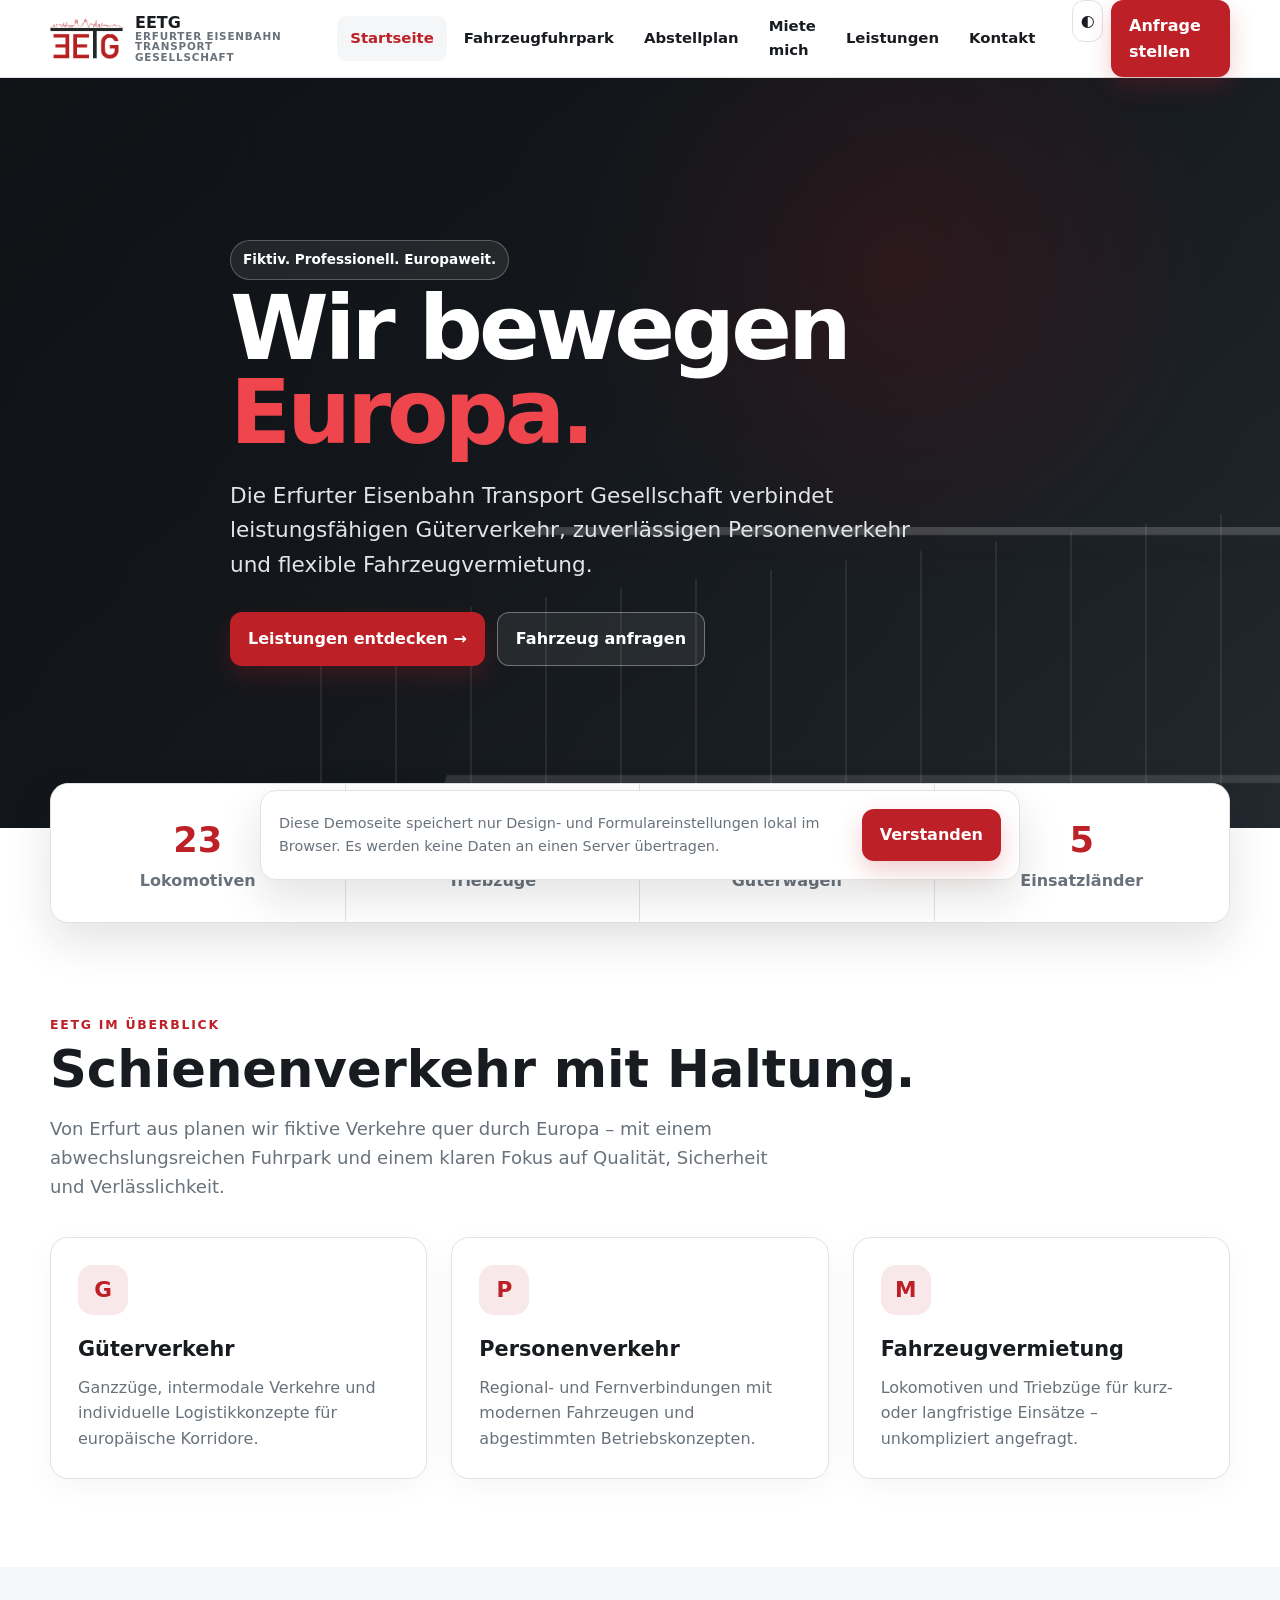
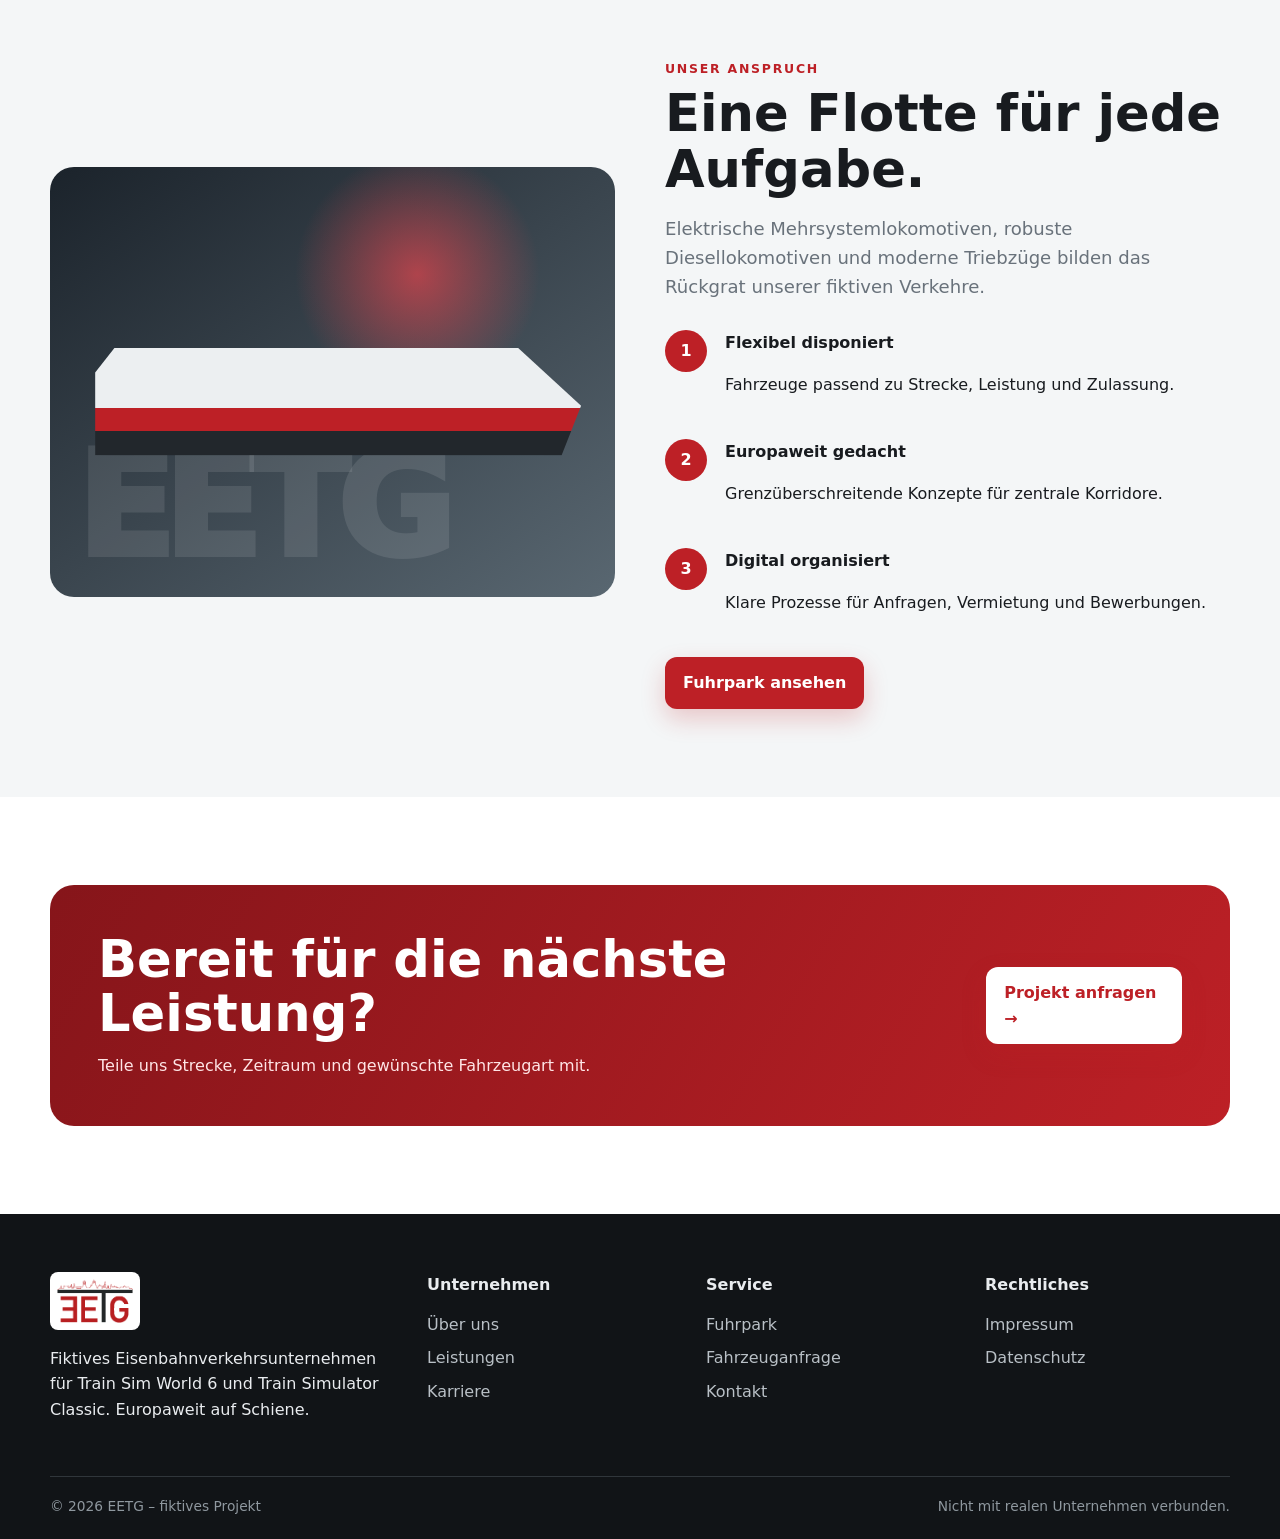
<file: index.html>
<!doctype html><html lang="de"><head><meta charset="utf-8"><meta name="viewport" content="width=device-width,initial-scale=1"><meta name="description" content="EETG – fiktives europäisches Eisenbahnverkehrsunternehmen für Güterverkehr, Personenverkehr und Fahrzeugvermietung."><title>Startseite | EETG</title><meta name="theme-color" content="#b5121b"><meta name="robots" content="index,follow"><link rel="icon" href="./favicon.ico" sizes="any"><link rel="icon" type="image/png" sizes="32x32" href="./assets/img/favicon-32x32.png"><link rel="apple-touch-icon" href="./assets/img/apple-touch-icon.png"><link rel="manifest" href="./manifest.webmanifest"><meta property="og:type" content="website"><meta property="og:locale" content="de_DE"><meta property="og:site_name" content="EETG"><meta property="og:title" content="Startseite | EETG"><meta property="og:description" content="EETG – fiktives europäisches Eisenbahnverkehrsunternehmen für Güterverkehr, Personenverkehr und Fahrzeugvermietung."><meta property="og:image" content="assets/img/icon-512.png"><meta name="twitter:card" content="summary_large_image"><link rel="stylesheet" href="./assets/css/style.css"></head><body><header class="header"><div class="container nav"><a class="brand" href="index.html"><img src="./assets/img/eetg-logo.png" alt="EETG Logo"><span class="brand-text">EETG<small>ERFURTER EISENBAHN TRANSPORT GESELLSCHAFT</small></span></a><nav class="nav-links"><a href="index.html">Startseite</a><a href="fuhrpark.html">Fahrzeugfuhrpark</a><a href="abstellplan.html">Abstellplan</a><a href="miete.html">Miete mich</a><a href="leistungen.html">Leistungen</a><a href="kontakt.html">Kontakt</a></nav><div class="nav-actions"><button class="icon-btn" id="themeToggle" aria-label="Farbschema wechseln">◐</button><a class="cta" href="kontakt.html">Anfrage stellen</a><button class="menu-btn" id="menuToggle" aria-label="Menü öffnen">☰</button></div></div></header><main><section class="hero"><div class="container hero-content"><span class="hero-badge"><i></i> Fiktiv. Professionell. Europaweit.</span><h1>Wir bewegen<br><span>Europa.</span></h1><p>Die Erfurter Eisenbahn Transport Gesellschaft verbindet leistungsfähigen Güterverkehr, zuverlässigen Personenverkehr und flexible Fahrzeugvermietung.</p><div class="hero-actions"><a class="cta" href="leistungen.html">Leistungen entdecken →</a><a class="cta secondary" href="miete.html">Fahrzeug anfragen</a></div></div></section>
<div class="stats"><div class="container stats-panel"><div class="stat"><strong>33</strong><span>Lokomotiven</span></div><div class="stat"><strong>5</strong><span>Triebzüge</span></div><div class="stat"><strong>149</strong><span>Güterwagen</span></div><div class="stat"><strong>10</strong><span>Einsatzländer</span></div></div></div>
<section class="section" id="unternehmen"><div class="container"><span class="eyebrow">EETG im Überblick</span><h2 class="section-title">Schienenverkehr mit Haltung.</h2><p class="lead">Von Erfurt aus planen wir fiktive Verkehre quer durch Europa – mit einem abwechslungsreichen Fuhrpark und einem klaren Fokus auf Qualität, Sicherheit und Verlässlichkeit.</p><div class="grid grid-3" style="margin-top:35px"><article class="card reveal"><div class="icon">G</div><h3>Güterverkehr</h3><p>Ganzzüge, intermodale Verkehre und individuelle Logistikkonzepte für europäische Korridore.</p></article><article class="card reveal"><div class="icon">P</div><h3>Personenverkehr</h3><p>Regional- und Fernverbindungen mit modernen Fahrzeugen und abgestimmten Betriebskonzepten.</p></article><article class="card reveal"><div class="icon">M</div><h3>Fahrzeugvermietung</h3><p>Lokomotiven und Triebzüge für kurz- oder langfristige Einsätze – unkompliziert angefragt.</p></article></div></div></section>
<section class="section section-soft"><div class="container feature-line"><div class="visual reveal"></div><div class="reveal"><span class="eyebrow">Unser Anspruch</span><h2 class="section-title">Eine Flotte für jede Aufgabe.</h2><p class="lead">Elektrische Mehrsystemlokomotiven, robuste Diesellokomotiven und moderne Triebzüge bilden das Rückgrat unserer fiktiven Verkehre.</p><div class="steps" style="margin-top:28px"><div class="step"><div><b>Flexibel disponiert</b><p>Fahrzeuge passend zu Strecke, Leistung und Zulassung.</p></div></div><div class="step"><div><b>Europaweit gedacht</b><p>Grenzüberschreitende Konzepte für zentrale Korridore.</p></div></div><div class="step"><div><b>Digital organisiert</b><p>Klare Prozesse für Anfragen, Vermietung und Bewerbungen.</p></div></div></div><a class="cta" href="fuhrpark.html">Fuhrpark ansehen</a></div></div></section>
<section class="section"><div class="container banner reveal"><div><h2>Bereit für die nächste Leistung?</h2><p>Teile uns Strecke, Zeitraum und gewünschte Fahrzeugart mit.</p></div><a class="cta" href="kontakt.html">Projekt anfragen →</a></div></section></main><footer class="footer"><div class="container"><div class="footer-grid"><div><img src="./assets/img/eetg-logo.png" alt="EETG"><p>Fiktives Eisenbahnverkehrsunternehmen für Train Sim World 6 und Train Simulator Classic. Europaweit auf Schiene.</p></div><div><h4>Unternehmen</h4><a href="index.html#unternehmen">Über uns</a><a href="leistungen.html">Leistungen</a><a href="kontakt.html#bewerbung">Karriere</a></div><div><h4>Service</h4><a href="fuhrpark.html">Fuhrpark</a><a href="miete.html">Fahrzeuganfrage</a><a href="kontakt.html">Kontakt</a></div><div><h4>Rechtliches</h4><a href="impressum.html">Impressum</a><a href="datenschutz.html">Datenschutz</a></div></div><div class="footer-bottom"><span>© 2026 EETG – fiktives Projekt</span><span>Nicht mit realen Unternehmen verbunden.</span></div></div></footer><button class="to-top" id="toTop" aria-label="Nach oben">↑</button><div class="cookie" id="cookie"><p>Diese Demoseite speichert nur Design- und Formulareinstellungen lokal im Browser. Es werden keine Daten an einen Server übertragen.</p><button class="cta" id="cookieAccept">Verstanden</button></div><script src="./assets/data/seiten/startseite.js"></script><script src="./assets/js/content-loader.js"></script><script src="./assets/js/app.js"></script></body></html>
</file>
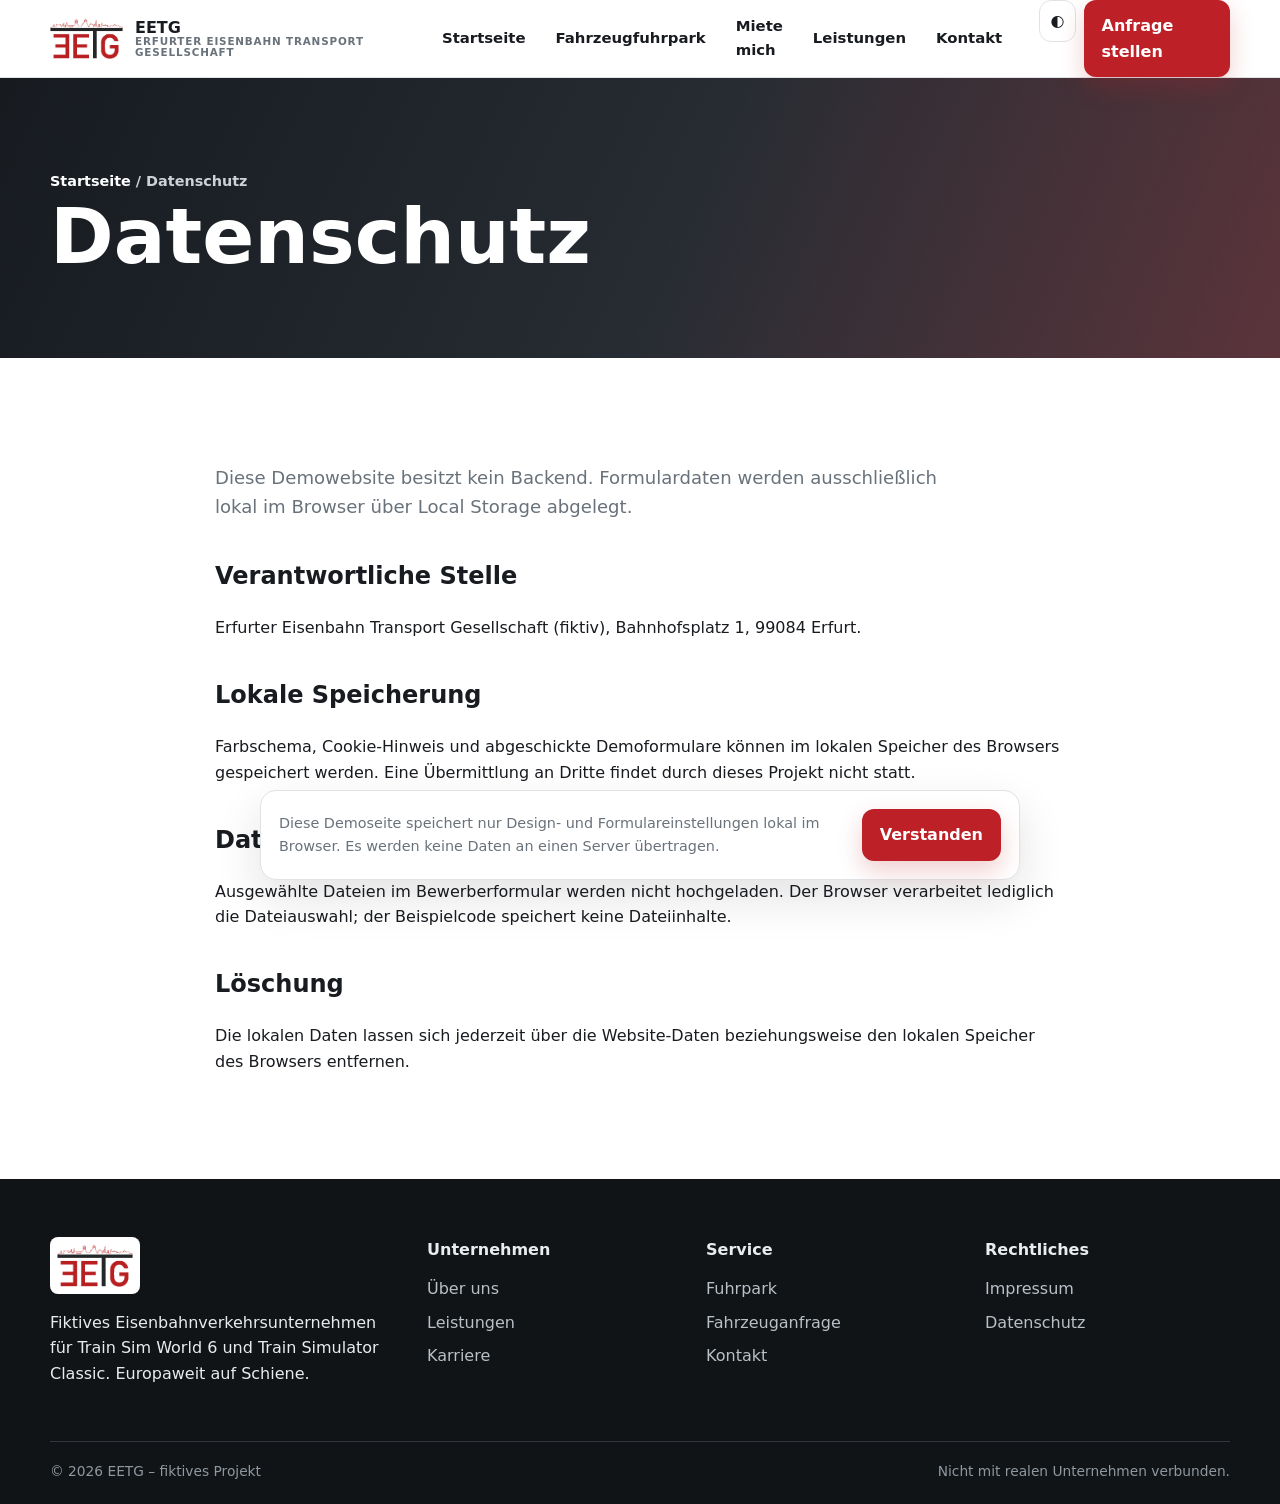
<file: datenschutz.html>
<!doctype html><html lang="de"><head><meta charset="utf-8"><meta name="viewport" content="width=device-width,initial-scale=1"><meta name="description" content="Datenschutzhinweise des fiktiven EETG-Webprojekts."><title>Datenschutz | EETG</title><meta name="theme-color" content="#b5121b"><meta name="robots" content="index,follow"><link rel="icon" href="./favicon.ico" sizes="any"><link rel="icon" type="image/png" sizes="32x32" href="./assets/img/favicon-32x32.png"><link rel="apple-touch-icon" href="./assets/img/apple-touch-icon.png"><link rel="manifest" href="./manifest.webmanifest"><meta property="og:type" content="website"><meta property="og:locale" content="de_DE"><meta property="og:site_name" content="EETG"><meta property="og:title" content="Datenschutz | EETG"><meta property="og:description" content="Datenschutzhinweise des fiktiven EETG-Webprojekts."><meta property="og:image" content="assets/img/icon-512.png"><meta name="twitter:card" content="summary_large_image"><link rel="stylesheet" href="./assets/css/style.css"></head><body><header class="header"><div class="container nav"><a class="brand" href="index.html"><img src="./assets/img/eetg-logo.png" alt="EETG Logo"><span class="brand-text">EETG<small>ERFURTER EISENBAHN TRANSPORT GESELLSCHAFT</small></span></a><nav class="nav-links"><a href="index.html">Startseite</a><a href="fuhrpark.html">Fahrzeugfuhrpark</a><a href="miete.html">Miete mich</a><a href="leistungen.html">Leistungen</a><a href="kontakt.html">Kontakt</a></nav><div class="nav-actions"><button class="icon-btn" id="themeToggle" aria-label="Farbschema wechseln">◐</button><a class="cta" href="kontakt.html">Anfrage stellen</a><button class="menu-btn" id="menuToggle" aria-label="Menü öffnen">☰</button></div></div></header><main><section class="page-hero"><div class="container"><div class="breadcrumbs"><a href="index.html">Startseite</a> / Datenschutz</div><h1>Datenschutz</h1></div></section><section class="section"><div class="container legal"><p class="lead">Diese Demowebsite besitzt kein Backend. Formulardaten werden ausschließlich lokal im Browser über Local Storage abgelegt.</p><h2>Verantwortliche Stelle</h2><p>Erfurter Eisenbahn Transport Gesellschaft (fiktiv), Bahnhofsplatz 1, 99084 Erfurt.</p><h2>Lokale Speicherung</h2><p>Farbschema, Cookie-Hinweis und abgeschickte Demoformulare können im lokalen Speicher des Browsers gespeichert werden. Eine Übermittlung an Dritte findet durch dieses Projekt nicht statt.</p><h2>Dateiuploads</h2><p>Ausgewählte Dateien im Bewerberformular werden nicht hochgeladen. Der Browser verarbeitet lediglich die Dateiauswahl; der Beispielcode speichert keine Dateiinhalte.</p><h2>Löschung</h2><p>Die lokalen Daten lassen sich jederzeit über die Website-Daten beziehungsweise den lokalen Speicher des Browsers entfernen.</p></div></section></main><footer class="footer"><div class="container"><div class="footer-grid"><div><img src="./assets/img/eetg-logo.png" alt="EETG"><p>Fiktives Eisenbahnverkehrsunternehmen für Train Sim World 6 und Train Simulator Classic. Europaweit auf Schiene.</p></div><div><h4>Unternehmen</h4><a href="index.html#unternehmen">Über uns</a><a href="leistungen.html">Leistungen</a><a href="kontakt.html#bewerbung">Karriere</a></div><div><h4>Service</h4><a href="fuhrpark.html">Fuhrpark</a><a href="miete.html">Fahrzeuganfrage</a><a href="kontakt.html">Kontakt</a></div><div><h4>Rechtliches</h4><a href="impressum.html">Impressum</a><a href="datenschutz.html">Datenschutz</a></div></div><div class="footer-bottom"><span>© 2026 EETG – fiktives Projekt</span><span>Nicht mit realen Unternehmen verbunden.</span></div></div></footer><button class="to-top" id="toTop" aria-label="Nach oben">↑</button><div class="cookie" id="cookie"><p>Diese Demoseite speichert nur Design- und Formulareinstellungen lokal im Browser. Es werden keine Daten an einen Server übertragen.</p><button class="cta" id="cookieAccept">Verstanden</button></div><script src="./assets/data/seiten/datenschutz-seite.js"></script><script src="./assets/js/content-loader.js"></script><script src="./assets/js/app.js"></script></body></html>
</file>
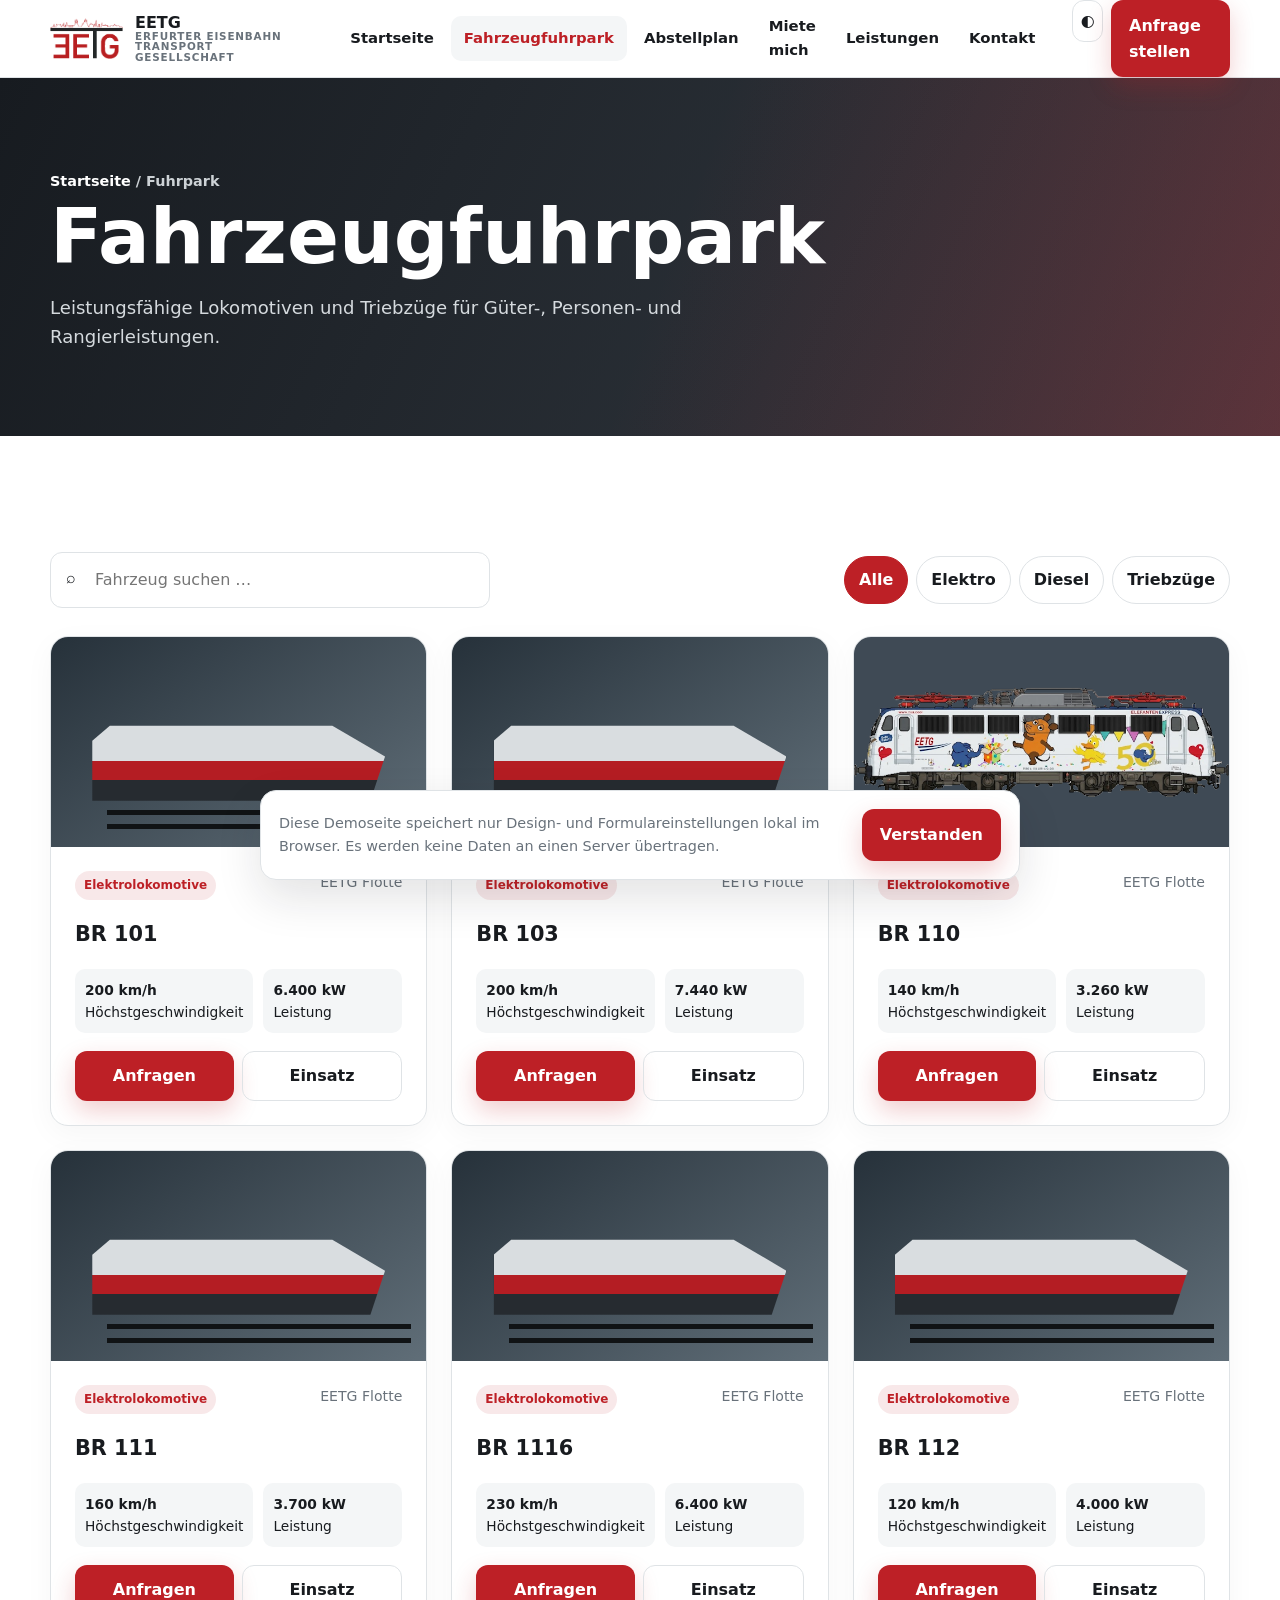
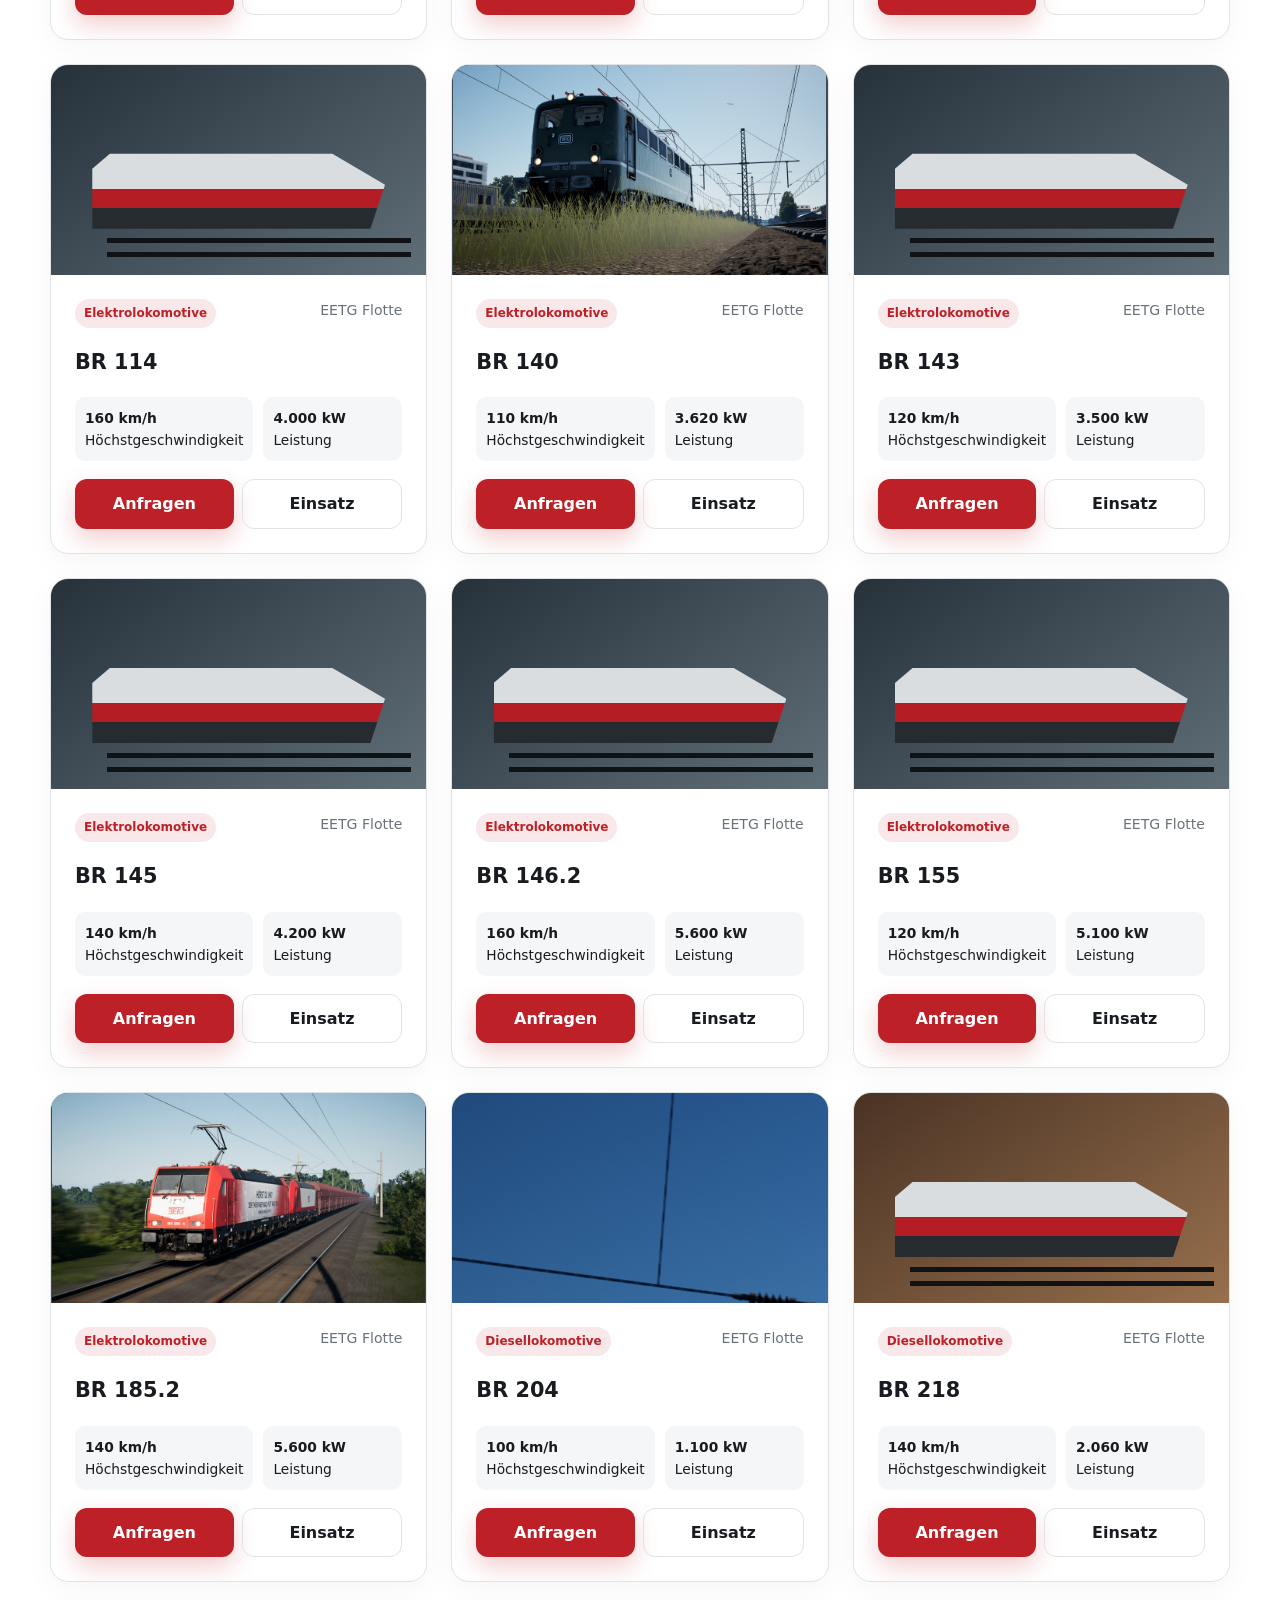
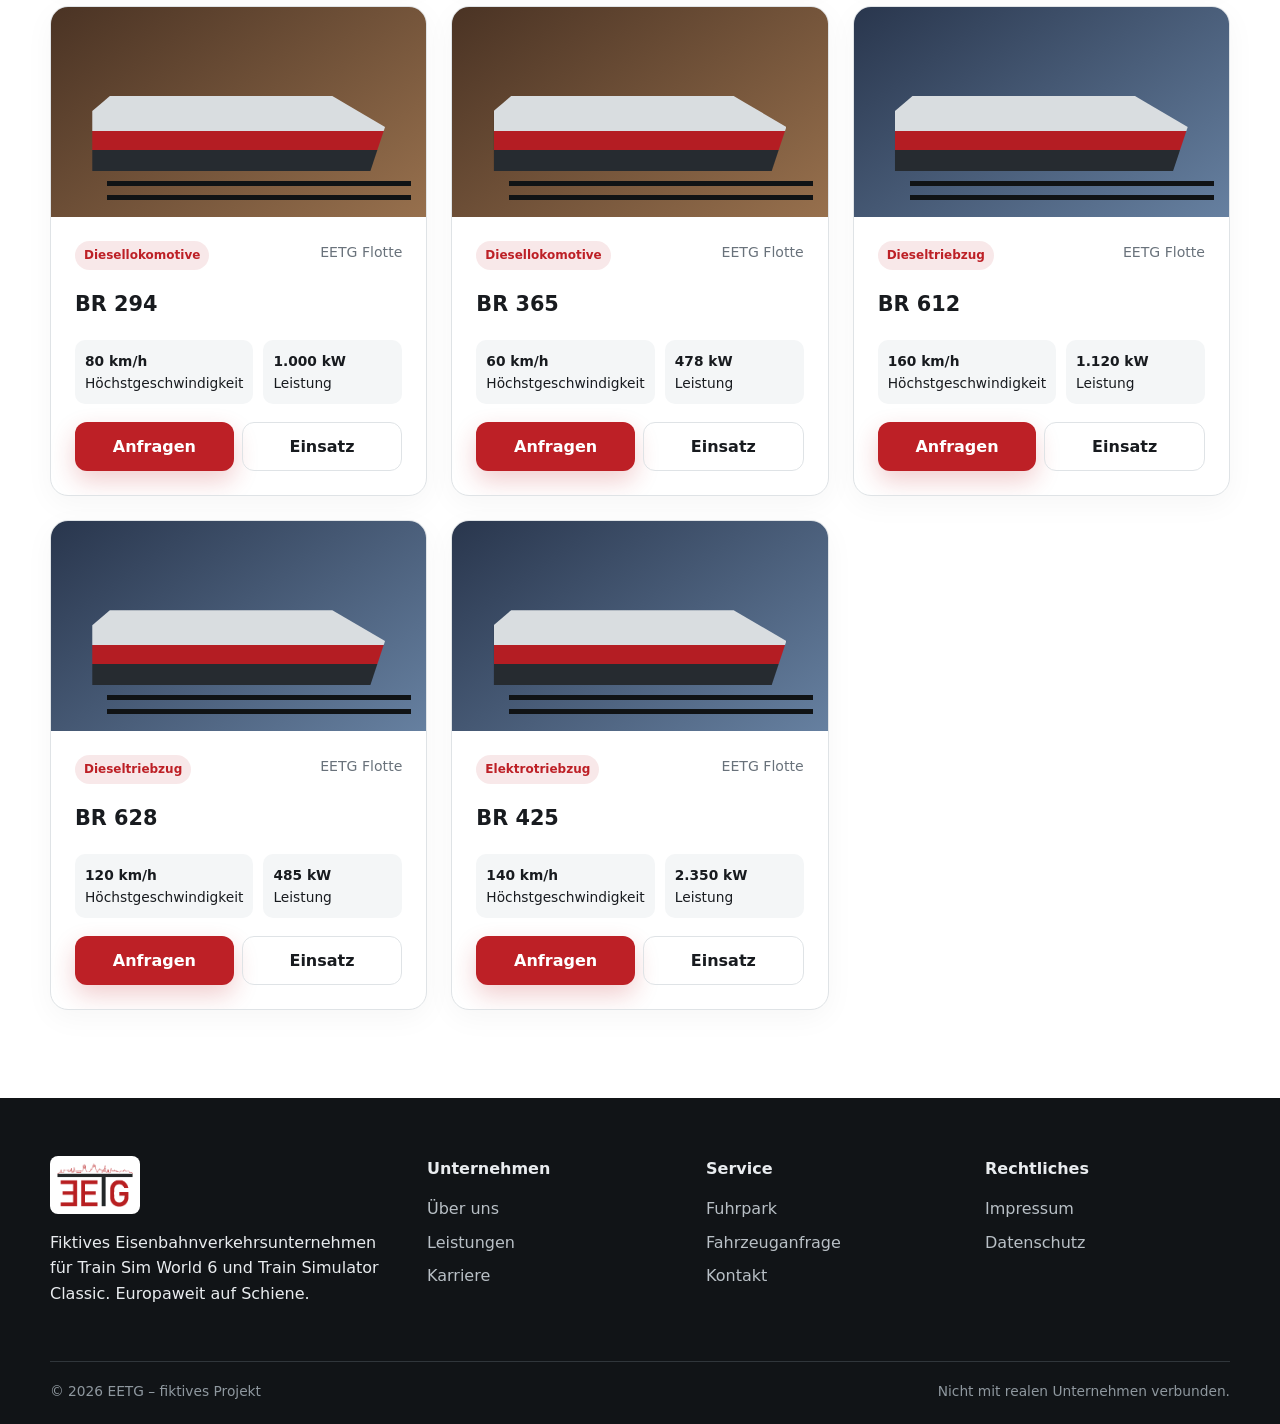
<file: fuhrpark.html>
<!doctype html><html lang="de"><head><meta charset="utf-8"><meta name="viewport" content="width=device-width,initial-scale=1"><meta name="description" content="Entdecke den fiktiven Fahrzeugfuhrpark der EETG mit Lokomotiven, Triebzügen und Güterwagen."><title>Fahrzeugfuhrpark | EETG</title><meta name="theme-color" content="#b5121b"><meta name="robots" content="index,follow"><link rel="icon" href="./favicon.ico" sizes="any"><link rel="icon" type="image/png" sizes="32x32" href="./assets/img/favicon-32x32.png"><link rel="apple-touch-icon" href="./assets/img/apple-touch-icon.png"><link rel="manifest" href="./manifest.webmanifest"><meta property="og:type" content="website"><meta property="og:locale" content="de_DE"><meta property="og:site_name" content="EETG"><meta property="og:title" content="Fahrzeugfuhrpark | EETG"><meta property="og:description" content="Entdecke den fiktiven Fahrzeugfuhrpark der EETG mit Lokomotiven, Triebzügen und Güterwagen."><meta property="og:image" content="assets/img/icon-512.png"><meta name="twitter:card" content="summary_large_image"><link rel="stylesheet" href="./assets/css/style.css"></head><body><header class="header"><div class="container nav"><a class="brand" href="index.html"><img src="./assets/img/eetg-logo.png" alt="EETG Logo"><span class="brand-text">EETG<small>ERFURTER EISENBAHN TRANSPORT GESELLSCHAFT</small></span></a><nav class="nav-links"><a href="index.html">Startseite</a><a href="fuhrpark.html">Fahrzeugfuhrpark</a><a href="abstellplan.html">Abstellplan</a><a href="miete.html">Miete mich</a><a href="leistungen.html">Leistungen</a><a href="kontakt.html">Kontakt</a></nav><div class="nav-actions"><button class="icon-btn" id="themeToggle" aria-label="Farbschema wechseln">◐</button><a class="cta" href="kontakt.html">Anfrage stellen</a><button class="menu-btn" id="menuToggle" aria-label="Menü öffnen">☰</button></div></div></header><main><section class="page-hero"><div class="container"><div class="breadcrumbs"><a href="index.html">Startseite</a> / Fuhrpark</div><h1>Fahrzeugfuhrpark</h1><p class="lead" style="color:#d5dade">Leistungsfähige Lokomotiven und Triebzüge für Güter-, Personen- und Rangierleistungen.</p></div></section><section class="section"><div class="container"><div class="vehicle-toolbar"><div class="search"><span>⌕</span><input id="vehicleSearch" type="search" placeholder="Fahrzeug suchen …"></div><div class="filters"><button class="filter-btn active" data-filter="all">Alle</button><button class="filter-btn" data-filter="electric">Elektro</button><button class="filter-btn" data-filter="diesel">Diesel</button><button class="filter-btn" data-filter="trainset">Triebzüge</button></div></div><div class="vehicle-grid" id="vehicleGrid"><div id="noVehicles" class="empty" hidden>Keine passenden Fahrzeuge gefunden.</div></div></div></section></main><footer class="footer"><div class="container"><div class="footer-grid"><div><img src="./assets/img/eetg-logo.png" alt="EETG"><p>Fiktives Eisenbahnverkehrsunternehmen für Train Sim World 6 und Train Simulator Classic. Europaweit auf Schiene.</p></div><div><h4>Unternehmen</h4><a href="index.html#unternehmen">Über uns</a><a href="leistungen.html">Leistungen</a><a href="kontakt.html#bewerbung">Karriere</a></div><div><h4>Service</h4><a href="fuhrpark.html">Fuhrpark</a><a href="miete.html">Fahrzeuganfrage</a><a href="kontakt.html">Kontakt</a></div><div><h4>Rechtliches</h4><a href="impressum.html">Impressum</a><a href="datenschutz.html">Datenschutz</a></div></div><div class="footer-bottom"><span>© 2026 EETG – fiktives Projekt</span><span>Nicht mit realen Unternehmen verbunden.</span></div></div></footer><button class="to-top" id="toTop" aria-label="Nach oben">↑</button><div class="cookie" id="cookie"><p>Diese Demoseite speichert nur Design- und Formulareinstellungen lokal im Browser. Es werden keine Daten an einen Server übertragen.</p><button class="cta" id="cookieAccept">Verstanden</button></div><script src="./assets/data/fahrzeuge.js"></script><script src="./assets/data/seiten/fuhrpark-seite.js"></script><script src="./assets/js/content-loader.js"></script><script src="./assets/js/app.js"></script></body></html>
</file>
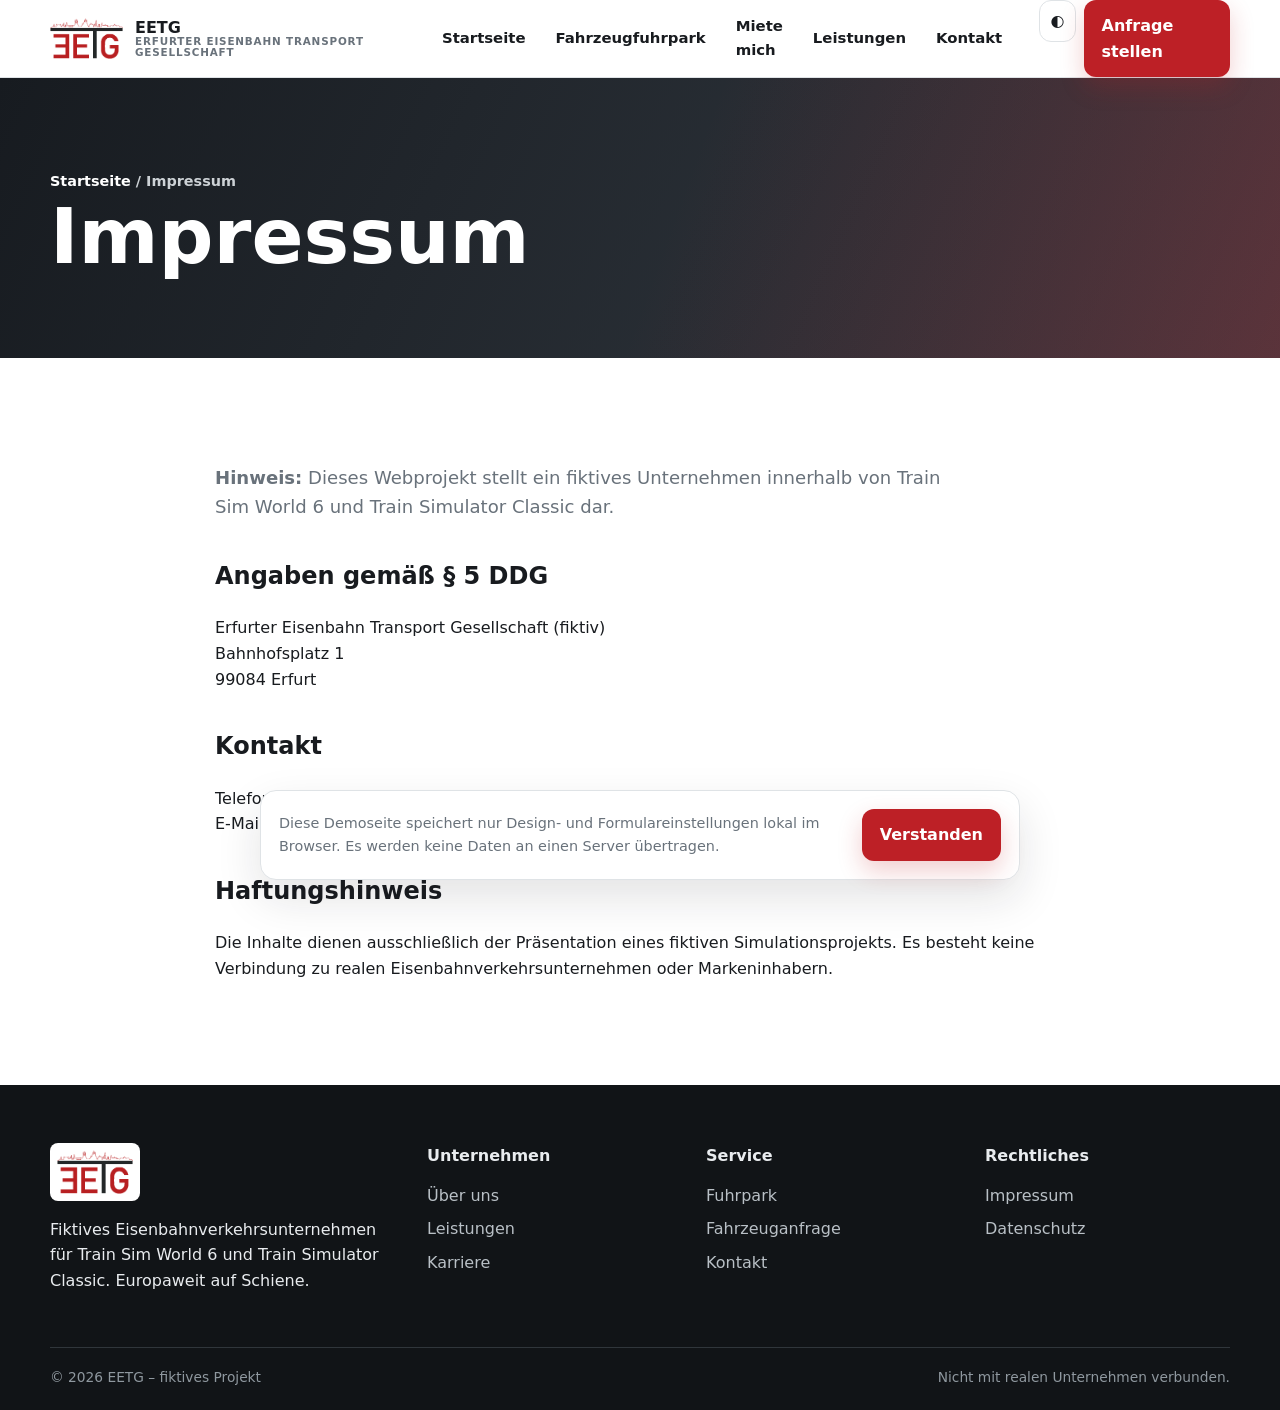
<file: impressum.html>
<!doctype html><html lang="de"><head><meta charset="utf-8"><meta name="viewport" content="width=device-width,initial-scale=1"><meta name="description" content="Impressum des fiktiven EETG-Webprojekts."><title>Impressum | EETG</title><meta name="theme-color" content="#b5121b"><meta name="robots" content="index,follow"><link rel="icon" href="./favicon.ico" sizes="any"><link rel="icon" type="image/png" sizes="32x32" href="./assets/img/favicon-32x32.png"><link rel="apple-touch-icon" href="./assets/img/apple-touch-icon.png"><link rel="manifest" href="./manifest.webmanifest"><meta property="og:type" content="website"><meta property="og:locale" content="de_DE"><meta property="og:site_name" content="EETG"><meta property="og:title" content="Impressum | EETG"><meta property="og:description" content="Impressum des fiktiven EETG-Webprojekts."><meta property="og:image" content="assets/img/icon-512.png"><meta name="twitter:card" content="summary_large_image"><link rel="stylesheet" href="./assets/css/style.css"></head><body><header class="header"><div class="container nav"><a class="brand" href="index.html"><img src="./assets/img/eetg-logo.png" alt="EETG Logo"><span class="brand-text">EETG<small>ERFURTER EISENBAHN TRANSPORT GESELLSCHAFT</small></span></a><nav class="nav-links"><a href="index.html">Startseite</a><a href="fuhrpark.html">Fahrzeugfuhrpark</a><a href="miete.html">Miete mich</a><a href="leistungen.html">Leistungen</a><a href="kontakt.html">Kontakt</a></nav><div class="nav-actions"><button class="icon-btn" id="themeToggle" aria-label="Farbschema wechseln">◐</button><a class="cta" href="kontakt.html">Anfrage stellen</a><button class="menu-btn" id="menuToggle" aria-label="Menü öffnen">☰</button></div></div></header><main><section class="page-hero"><div class="container"><div class="breadcrumbs"><a href="index.html">Startseite</a> / Impressum</div><h1>Impressum</h1></div></section><section class="section"><div class="container legal"><p class="lead"><b>Hinweis:</b> Dieses Webprojekt stellt ein fiktives Unternehmen innerhalb von Train Sim World 6 und Train Simulator Classic dar.</p><h2>Angaben gemäß § 5 DDG</h2><p>Erfurter Eisenbahn Transport Gesellschaft (fiktiv)<br>Bahnhofsplatz 1<br>99084 Erfurt</p><h2>Kontakt</h2><p>Telefon: +49 361 000 00 000<br>E-Mail: eetg.zentrale@outlook.com</p><h2>Haftungshinweis</h2><p>Die Inhalte dienen ausschließlich der Präsentation eines fiktiven Simulationsprojekts. Es besteht keine Verbindung zu realen Eisenbahnverkehrsunternehmen oder Markeninhabern.</p></div></section></main><footer class="footer"><div class="container"><div class="footer-grid"><div><img src="./assets/img/eetg-logo.png" alt="EETG"><p>Fiktives Eisenbahnverkehrsunternehmen für Train Sim World 6 und Train Simulator Classic. Europaweit auf Schiene.</p></div><div><h4>Unternehmen</h4><a href="index.html#unternehmen">Über uns</a><a href="leistungen.html">Leistungen</a><a href="kontakt.html#bewerbung">Karriere</a></div><div><h4>Service</h4><a href="fuhrpark.html">Fuhrpark</a><a href="miete.html">Fahrzeuganfrage</a><a href="kontakt.html">Kontakt</a></div><div><h4>Rechtliches</h4><a href="impressum.html">Impressum</a><a href="datenschutz.html">Datenschutz</a></div></div><div class="footer-bottom"><span>© 2026 EETG – fiktives Projekt</span><span>Nicht mit realen Unternehmen verbunden.</span></div></div></footer><button class="to-top" id="toTop" aria-label="Nach oben">↑</button><div class="cookie" id="cookie"><p>Diese Demoseite speichert nur Design- und Formulareinstellungen lokal im Browser. Es werden keine Daten an einen Server übertragen.</p><button class="cta" id="cookieAccept">Verstanden</button></div><script src="./assets/data/seiten/impressum-seite.js"></script><script src="./assets/js/content-loader.js"></script><script src="./assets/js/app.js"></script></body></html>
</file>
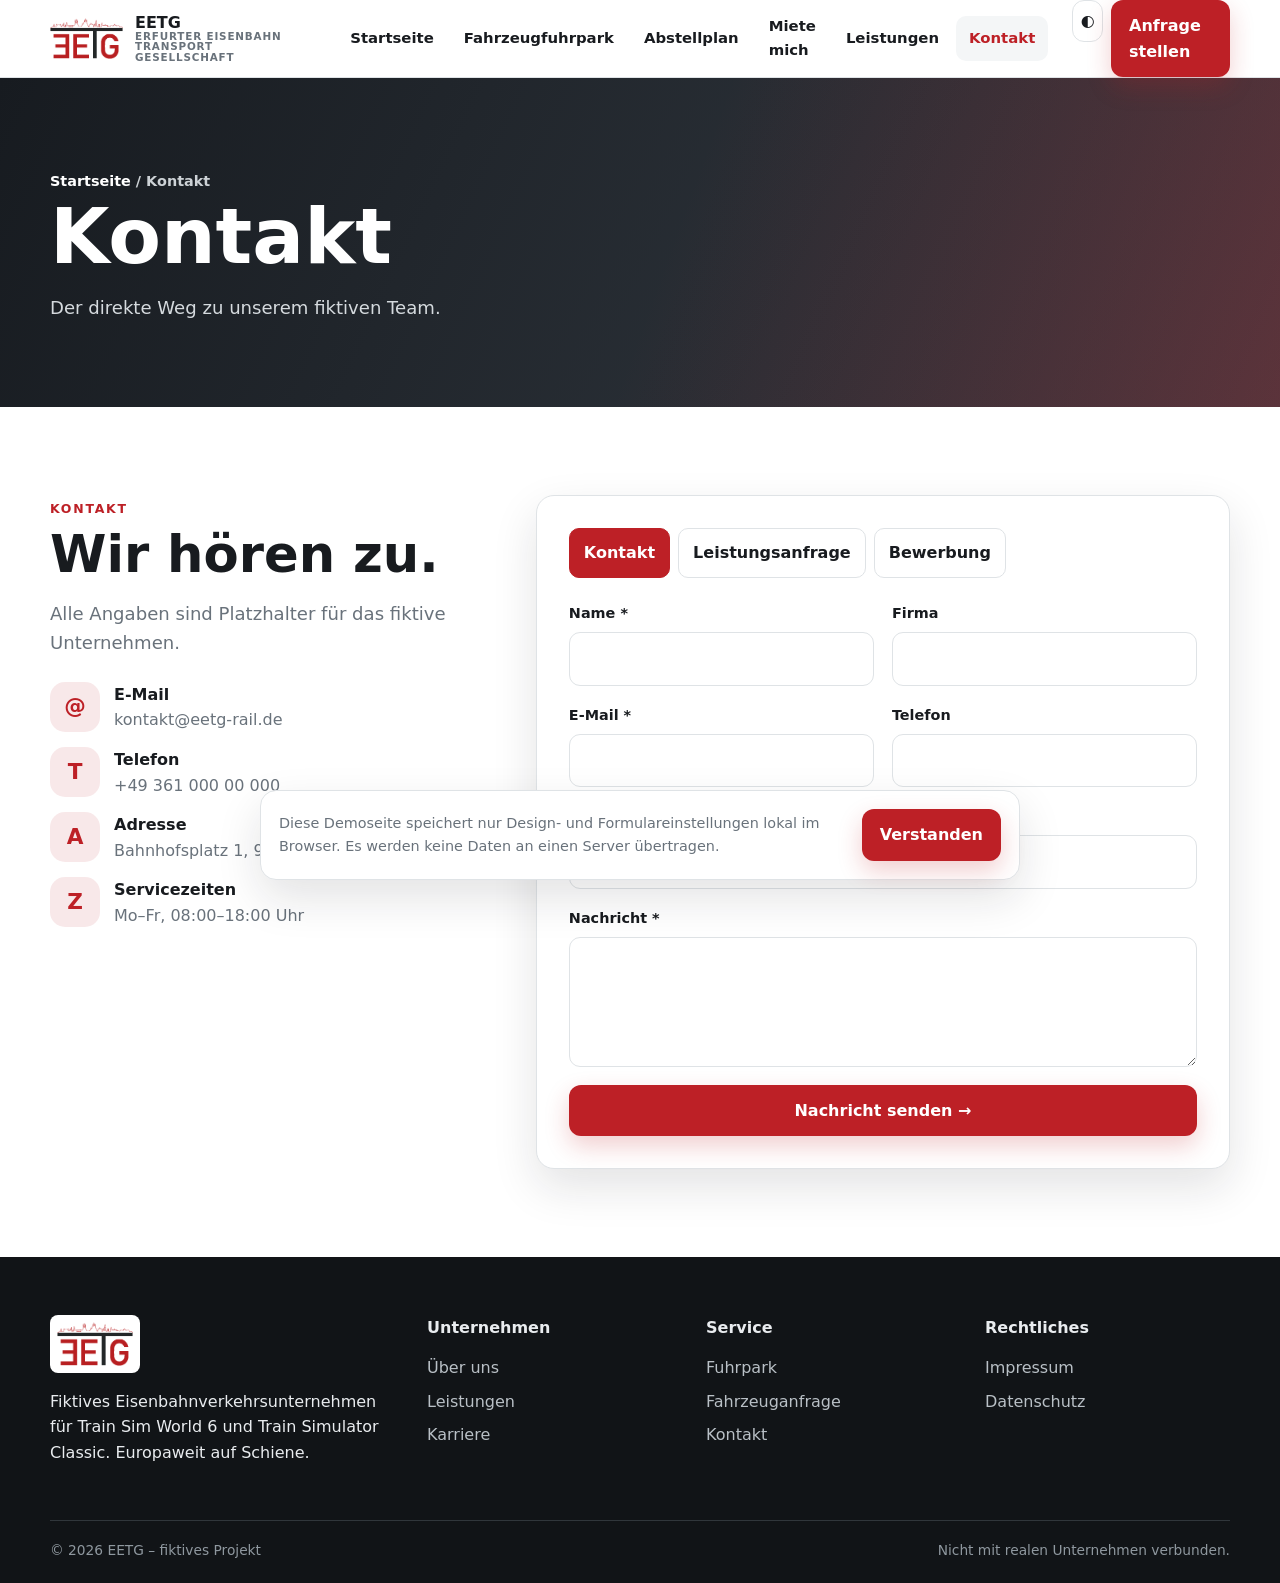
<file: kontakt.html>
<!doctype html><html lang="de"><head><meta charset="utf-8"><meta name="viewport" content="width=device-width,initial-scale=1"><meta name="description" content="Kontakt, Leistungsanfragen und Bewerberportal der fiktiven Erfurter Eisenbahn Transport Gesellschaft."><title>Kontakt | EETG</title><meta name="theme-color" content="#b5121b"><meta name="robots" content="index,follow"><link rel="icon" href="./favicon.ico" sizes="any"><link rel="icon" type="image/png" sizes="32x32" href="./assets/img/favicon-32x32.png"><link rel="apple-touch-icon" href="./assets/img/apple-touch-icon.png"><link rel="manifest" href="./manifest.webmanifest"><meta property="og:type" content="website"><meta property="og:locale" content="de_DE"><meta property="og:site_name" content="EETG"><meta property="og:title" content="Kontakt | EETG"><meta property="og:description" content="Kontakt, Leistungsanfragen und Bewerberportal der fiktiven Erfurter Eisenbahn Transport Gesellschaft."><meta property="og:image" content="assets/img/icon-512.png"><meta name="twitter:card" content="summary_large_image"><link rel="stylesheet" href="./assets/css/style.css"></head><body><header class="header"><div class="container nav"><a class="brand" href="index.html"><img src="./assets/img/eetg-logo.png" alt="EETG Logo"><span class="brand-text">EETG<small>ERFURTER EISENBAHN TRANSPORT GESELLSCHAFT</small></span></a><nav class="nav-links"><a href="index.html">Startseite</a><a href="fuhrpark.html">Fahrzeugfuhrpark</a><a href="abstellplan.html">Abstellplan</a><a href="miete.html">Miete mich</a><a href="leistungen.html">Leistungen</a><a href="kontakt.html">Kontakt</a></nav><div class="nav-actions"><button class="icon-btn" id="themeToggle" aria-label="Farbschema wechseln">◐</button><a class="cta" href="kontakt.html">Anfrage stellen</a><button class="menu-btn" id="menuToggle" aria-label="Menü öffnen">☰</button></div></div></header><main><section class="page-hero"><div class="container"><div class="breadcrumbs"><a href="index.html">Startseite</a> / Kontakt</div><h1>Kontakt & Portal</h1><p class="lead" style="color:#d5dade">Allgemeine Anfragen, Leistungsprojekte und Bewerbungen an einem Ort.</p></div></section><section class="section"><div class="container form-shell"><aside class="form-info"><span class="eyebrow">Kontakt</span><h2 class="section-title">Wir hören zu.</h2><p class="lead">Alle Angaben sind Platzhalter für das fiktive Unternehmen.</p><div class="contact-list"><div class="contact-item"><div class="icon">@</div><div><b>E-Mail</b><span>kontakt@eetg-rail.de</span></div></div><div class="contact-item"><div class="icon">T</div><div><b>Telefon</b><span>+49 361 000 00 000</span></div></div><div class="contact-item"><div class="icon">A</div><div><b>Adresse</b><span>Bahnhofsplatz 1, 99084 Erfurt</span></div></div><div class="contact-item"><div class="icon">Z</div><div><b>Servicezeiten</b><span>Mo–Fr, 08:00–18:00 Uhr</span></div></div></div></aside><div class="form-card"><div class="tabs"><button class="tab-btn active" data-tab="general">Kontakt</button><button class="tab-btn" data-tab="service">Leistungsanfrage</button><button class="tab-btn" data-tab="application">Bewerberportal</button></div><div class="notice">Vielen Dank! Die Angaben wurden lokal im Browser gespeichert.</div><div class="tab-panel active" id="general"><form data-form="Kontakt"><div class="form-grid"><div class="field"><label>Name *</label><input name="Name" required></div><div class="field"><label>Firma</label><input name="Firma"></div><div class="field"><label>E-Mail *</label><input name="E-Mail" type="email" required></div><div class="field"><label>Telefon</label><input name="Telefon" type="tel"></div><div class="field full"><label>Betreff *</label><input name="Betreff" required></div><div class="field full"><label>Nachricht *</label><textarea name="Nachricht" required></textarea></div><div class="field full"><button class="cta">Nachricht senden →</button></div></div></form></div><div class="tab-panel" id="service"><form data-form="Leistungsanfrage"><div class="form-grid"><div class="field"><label>Unternehmen *</label><input name="Unternehmen" required></div><div class="field"><label>Ansprechpartner *</label><input name="Ansprechpartner" required></div><div class="field"><label>E-Mail *</label><input type="email" name="E-Mail" required></div><div class="field"><label>Leistung *</label><select name="Leistung" required><option>Güterverkehr</option><option>Personenverkehr</option><option>Traktionsleistung</option><option>Rangierleistung</option><option>Sonderverkehr</option></select></div><div class="field"><label>Start / Herkunft</label><input name="Start"></div><div class="field"><label>Ziel</label><input name="Ziel"></div><div class="field full"><label>Projektbeschreibung *</label><textarea name="Projektbeschreibung" required></textarea></div><div class="field full"><button class="cta">Leistung anfragen →</button></div></div></form></div><div class="tab-panel" id="application"><form data-form="Bewerbung" id="bewerbung"><div class="form-grid"><div class="field"><label>Vorname *</label><input name="Vorname" required></div><div class="field"><label>Nachname *</label><input name="Nachname" required></div><div class="field"><label>E-Mail *</label><input type="email" name="E-Mail" required></div><div class="field"><label>Telefon</label><input name="Telefon" type="tel"></div><div class="field full"><label>Gewünschte Position *</label><select name="Position" required><option>Triebfahrzeugführer/in</option><option>Rangierbegleiter/in</option><option>Disponent/in</option><option>Werkstattmitarbeiter/in</option><option>Verwaltung</option><option>Initiativbewerbung</option></select></div><div class="field"><label>Lebenslauf</label><input type="file" name="Lebenslauf" accept=".pdf,.doc,.docx"></div><div class="field"><label>Anschreiben</label><input type="file" name="Anschreiben" accept=".pdf,.doc,.docx"></div><div class="field full"><label>Motivation *</label><textarea name="Motivation" required></textarea></div><label class="check full"><input type="checkbox" required> Ich stimme der Verarbeitung im Rahmen dieser lokalen Demo zu.</label><div class="field full"><button class="cta">Bewerbung absenden →</button></div></div></form></div></div></div></section></main><footer class="footer"><div class="container"><div class="footer-grid"><div><img src="./assets/img/eetg-logo.png" alt="EETG"><p>Fiktives Eisenbahnverkehrsunternehmen für Train Sim World 6 und Train Simulator Classic. Europaweit auf Schiene.</p></div><div><h4>Unternehmen</h4><a href="index.html#unternehmen">Über uns</a><a href="leistungen.html">Leistungen</a><a href="kontakt.html#bewerbung">Karriere</a></div><div><h4>Service</h4><a href="fuhrpark.html">Fuhrpark</a><a href="miete.html">Fahrzeuganfrage</a><a href="kontakt.html">Kontakt</a></div><div><h4>Rechtliches</h4><a href="impressum.html">Impressum</a><a href="datenschutz.html">Datenschutz</a></div></div><div class="footer-bottom"><span>© 2026 EETG – fiktives Projekt</span><span>Nicht mit realen Unternehmen verbunden.</span></div></div></footer><button class="to-top" id="toTop" aria-label="Nach oben">↑</button><div class="cookie" id="cookie"><p>Diese Demoseite speichert nur Design- und Formulareinstellungen lokal im Browser. Es werden keine Daten an einen Server übertragen.</p><button class="cta" id="cookieAccept">Verstanden</button></div><script src="./assets/data/seiten/kontakt-seite.js"></script><script src="./assets/js/content-loader.js"></script><script src="./assets/js/app.js"></script></body></html>
</file>
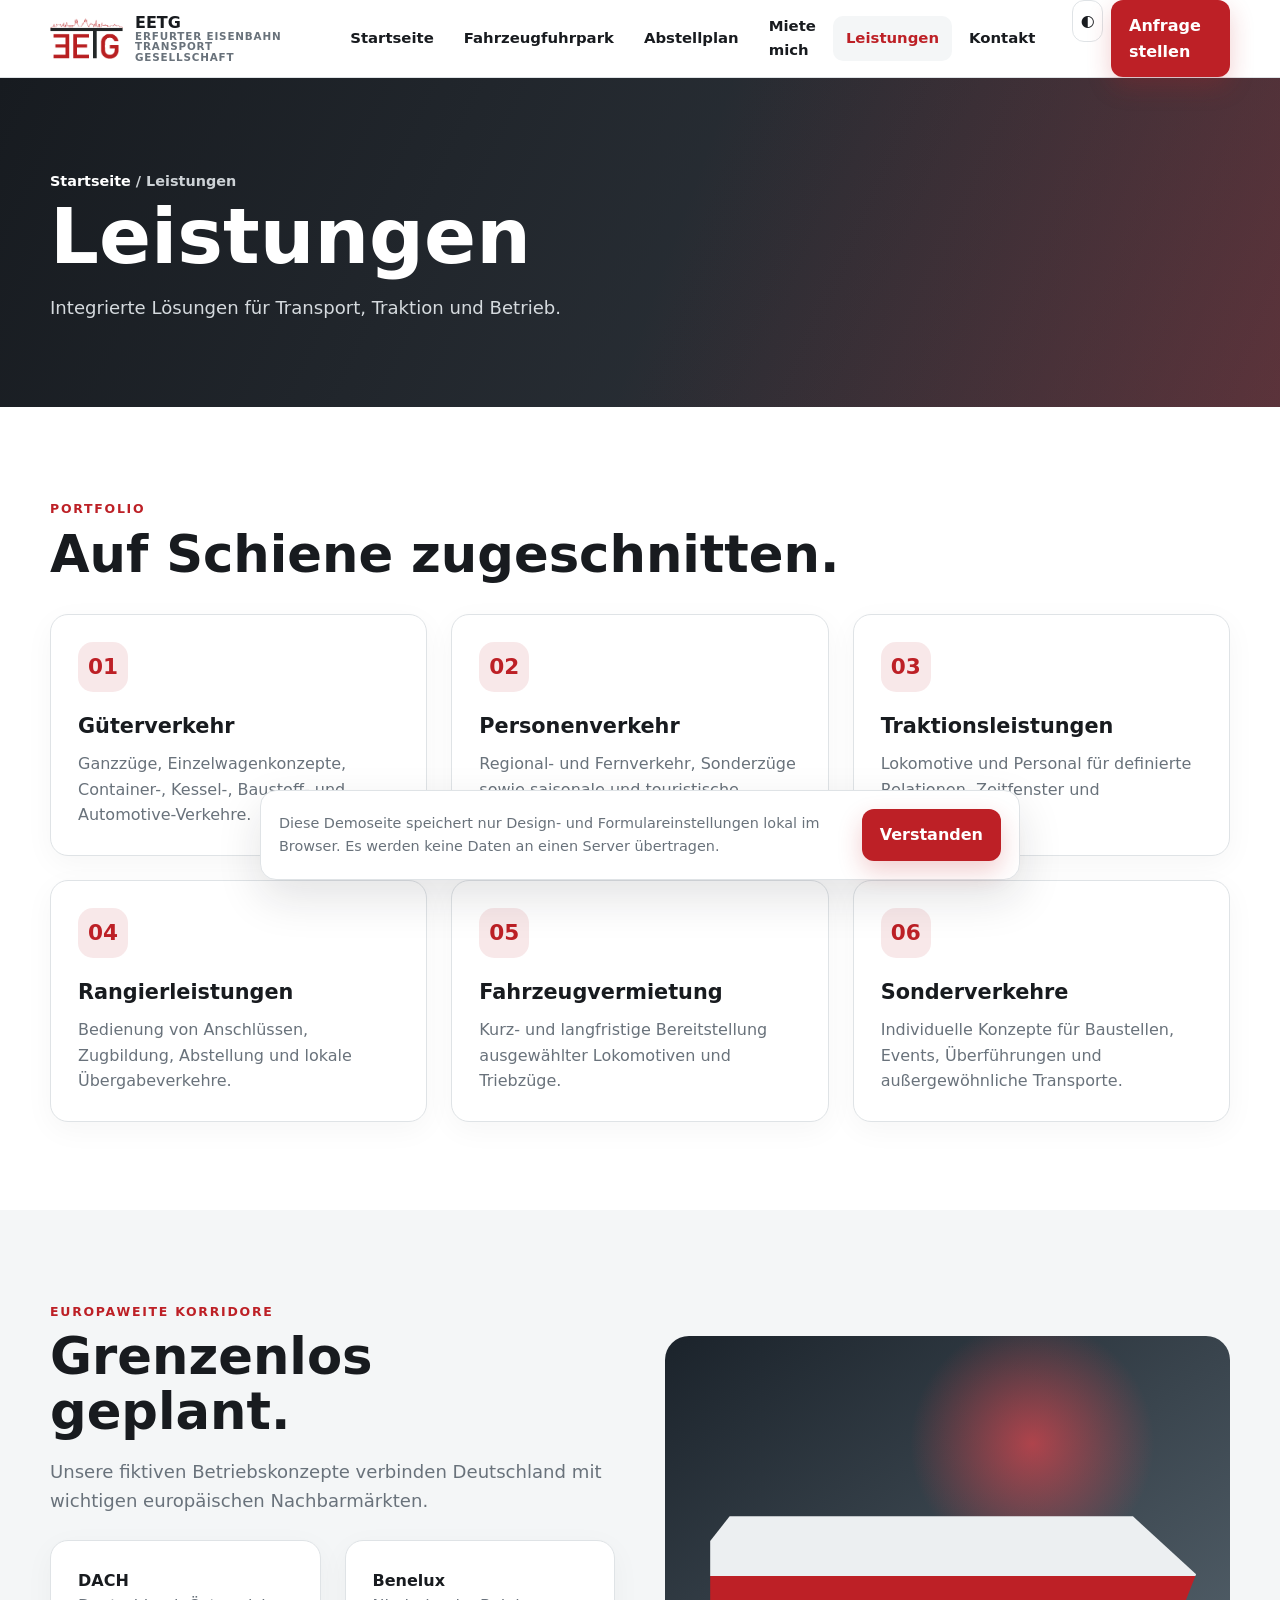
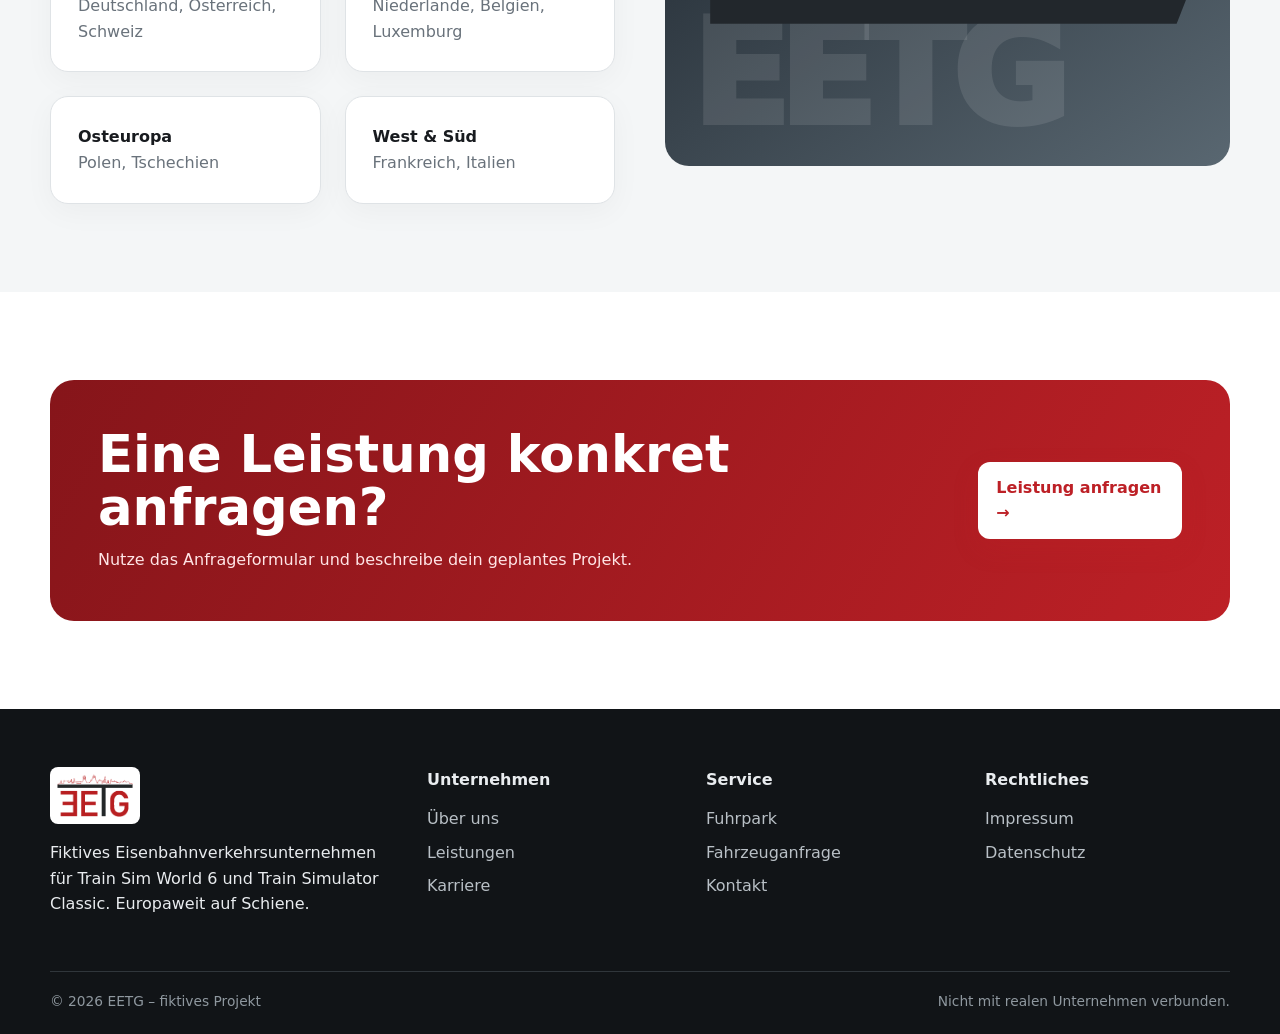
<file: leistungen.html>
<!doctype html><html lang="de"><head><meta charset="utf-8"><meta name="viewport" content="width=device-width,initial-scale=1"><meta name="description" content="Güterverkehr, Personenverkehr, Rangierleistungen und Fahrzeugvermietung der fiktiven EETG."><title>Leistungen | EETG</title><meta name="theme-color" content="#b5121b"><meta name="robots" content="index,follow"><link rel="icon" href="./favicon.ico" sizes="any"><link rel="icon" type="image/png" sizes="32x32" href="./assets/img/favicon-32x32.png"><link rel="apple-touch-icon" href="./assets/img/apple-touch-icon.png"><link rel="manifest" href="./manifest.webmanifest"><meta property="og:type" content="website"><meta property="og:locale" content="de_DE"><meta property="og:site_name" content="EETG"><meta property="og:title" content="Leistungen | EETG"><meta property="og:description" content="Güterverkehr, Personenverkehr, Rangierleistungen und Fahrzeugvermietung der fiktiven EETG."><meta property="og:image" content="assets/img/icon-512.png"><meta name="twitter:card" content="summary_large_image"><link rel="stylesheet" href="./assets/css/style.css"></head><body><header class="header"><div class="container nav"><a class="brand" href="index.html"><img src="./assets/img/eetg-logo.png" alt="EETG Logo"><span class="brand-text">EETG<small>ERFURTER EISENBAHN TRANSPORT GESELLSCHAFT</small></span></a><nav class="nav-links"><a href="index.html">Startseite</a><a href="fuhrpark.html">Fahrzeugfuhrpark</a><a href="abstellplan.html">Abstellplan</a><a href="miete.html">Miete mich</a><a href="leistungen.html">Leistungen</a><a href="kontakt.html">Kontakt</a></nav><div class="nav-actions"><button class="icon-btn" id="themeToggle" aria-label="Farbschema wechseln">◐</button><a class="cta" href="kontakt.html">Anfrage stellen</a><button class="menu-btn" id="menuToggle" aria-label="Menü öffnen">☰</button></div></div></header><main><section class="page-hero"><div class="container"><div class="breadcrumbs"><a href="index.html">Startseite</a> / Leistungen</div><h1>Leistungen</h1><p class="lead" style="color:#d5dade">Integrierte Lösungen für Transport, Traktion und Betrieb.</p></div></section><section class="section"><div class="container"><span class="eyebrow">Portfolio</span><h2 class="section-title">Auf Schiene zugeschnitten.</h2><div class="grid grid-3" style="margin-top:32px"><article class="card reveal"><div class="icon">01</div><h3>Güterverkehr</h3><p>Ganzzüge, Einzelwagenkonzepte, Container-, Kessel-, Baustoff- und Automotive-Verkehre.</p></article><article class="card reveal"><div class="icon">02</div><h3>Personenverkehr</h3><p>Regional- und Fernverkehr, Sonderzüge sowie saisonale und touristische Verbindungen.</p></article><article class="card reveal"><div class="icon">03</div><h3>Traktionsleistungen</h3><p>Lokomotive und Personal für definierte Relationen, Zeitfenster und Leistungsprofile.</p></article><article class="card reveal"><div class="icon">04</div><h3>Rangierleistungen</h3><p>Bedienung von Anschlüssen, Zugbildung, Abstellung und lokale Übergabeverkehre.</p></article><article class="card reveal"><div class="icon">05</div><h3>Fahrzeugvermietung</h3><p>Kurz- und langfristige Bereitstellung ausgewählter Lokomotiven und Triebzüge.</p></article><article class="card reveal"><div class="icon">06</div><h3>Sonderverkehre</h3><p>Individuelle Konzepte für Baustellen, Events, Überführungen und außergewöhnliche Transporte.</p></article></div></div></section><section class="section section-soft"><div class="container feature-line"><div><span class="eyebrow">Europaweite Korridore</span><h2 class="section-title">Grenzenlos geplant.</h2><p class="lead">Unsere fiktiven Betriebskonzepte verbinden Deutschland mit wichtigen europäischen Nachbarmärkten.</p><div class="grid grid-2" style="margin-top:24px"><div class="card"><b>DACH</b><p>Deutschland, Österreich, Schweiz</p></div><div class="card"><b>Benelux</b><p>Niederlande, Belgien, Luxemburg</p></div><div class="card"><b>Osteuropa</b><p>Polen, Tschechien</p></div><div class="card"><b>West & Süd</b><p>Frankreich, Italien</p></div></div></div><div class="visual reveal"></div></div></section><section class="section"><div class="container banner"><div><h2>Eine konkrete Leistung geplant?</h2><p>Strecke und Anforderungen senden – wir strukturieren die Anfrage.</p></div><a class="cta" href="kontakt.html">Leistung anfragen →</a></div></section></main><footer class="footer"><div class="container"><div class="footer-grid"><div><img src="./assets/img/eetg-logo.png" alt="EETG"><p>Fiktives Eisenbahnverkehrsunternehmen für Train Sim World 6 und Train Simulator Classic. Europaweit auf Schiene.</p></div><div><h4>Unternehmen</h4><a href="index.html#unternehmen">Über uns</a><a href="leistungen.html">Leistungen</a><a href="kontakt.html#bewerbung">Karriere</a></div><div><h4>Service</h4><a href="fuhrpark.html">Fuhrpark</a><a href="miete.html">Fahrzeuganfrage</a><a href="kontakt.html">Kontakt</a></div><div><h4>Rechtliches</h4><a href="impressum.html">Impressum</a><a href="datenschutz.html">Datenschutz</a></div></div><div class="footer-bottom"><span>© 2026 EETG – fiktives Projekt</span><span>Nicht mit realen Unternehmen verbunden.</span></div></div></footer><button class="to-top" id="toTop" aria-label="Nach oben">↑</button><div class="cookie" id="cookie"><p>Diese Demoseite speichert nur Design- und Formulareinstellungen lokal im Browser. Es werden keine Daten an einen Server übertragen.</p><button class="cta" id="cookieAccept">Verstanden</button></div><script src="./assets/data/seiten/leistungen-seite.js"></script><script src="./assets/js/content-loader.js"></script><script src="./assets/js/app.js"></script></body></html>
</file>
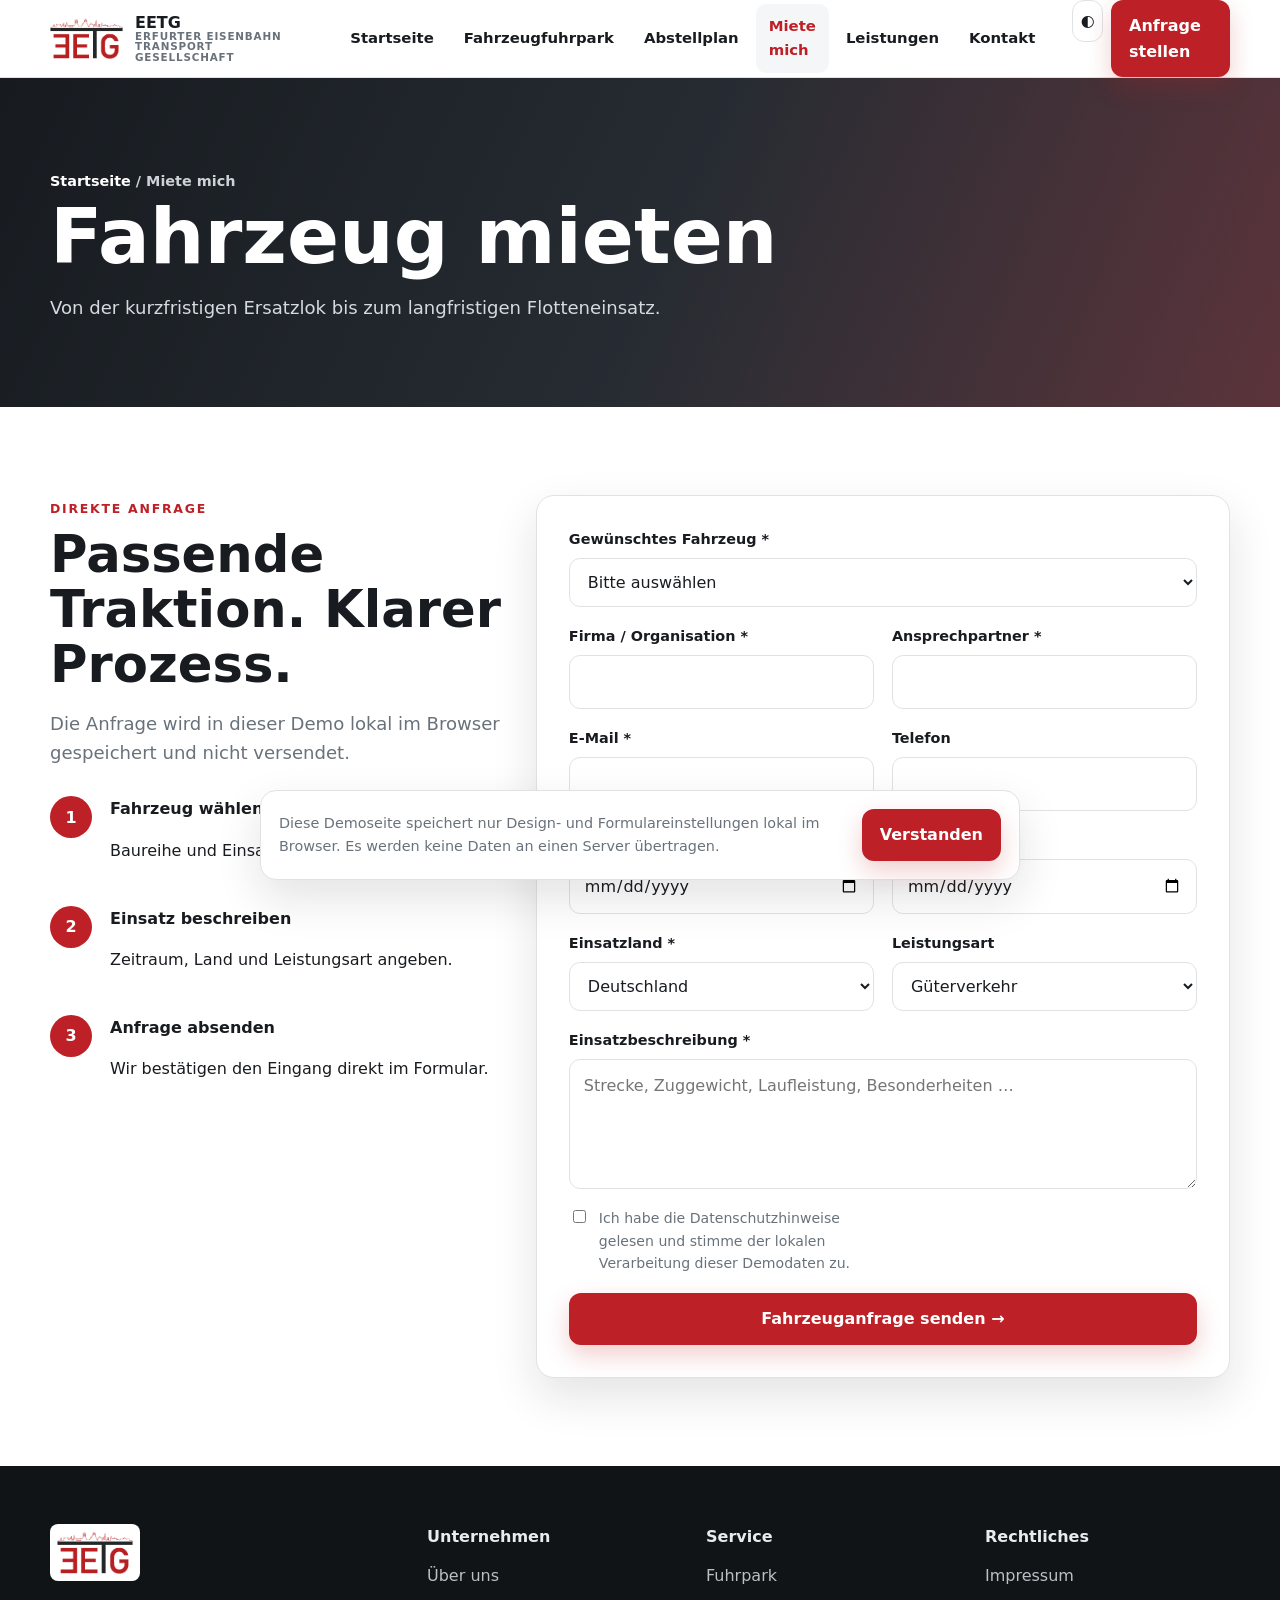
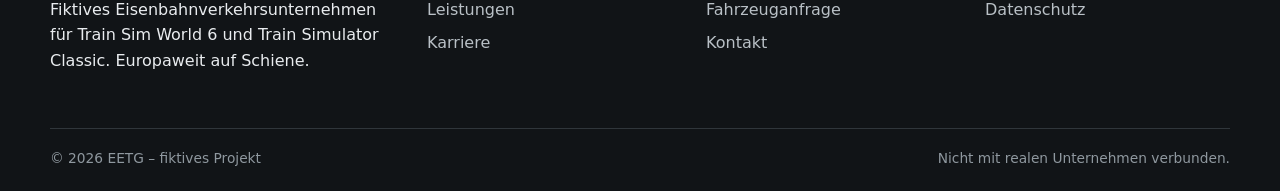
<file: miete.html>
<!doctype html><html lang="de"><head><meta charset="utf-8"><meta name="viewport" content="width=device-width,initial-scale=1"><meta name="description" content="Fahrzeuge der EETG für fiktive Einsätze in Train Sim World 6 und Train Simulator Classic anfragen."><title>Fahrzeug mieten | EETG</title><meta name="theme-color" content="#b5121b"><meta name="robots" content="index,follow"><link rel="icon" href="./favicon.ico" sizes="any"><link rel="icon" type="image/png" sizes="32x32" href="./assets/img/favicon-32x32.png"><link rel="apple-touch-icon" href="./assets/img/apple-touch-icon.png"><link rel="manifest" href="./manifest.webmanifest"><meta property="og:type" content="website"><meta property="og:locale" content="de_DE"><meta property="og:site_name" content="EETG"><meta property="og:title" content="Fahrzeug mieten | EETG"><meta property="og:description" content="Fahrzeuge der EETG für fiktive Einsätze in Train Sim World 6 und Train Simulator Classic anfragen."><meta property="og:image" content="assets/img/icon-512.png"><meta name="twitter:card" content="summary_large_image"><link rel="stylesheet" href="./assets/css/style.css"></head><body><header class="header"><div class="container nav"><a class="brand" href="index.html"><img src="./assets/img/eetg-logo.png" alt="EETG Logo"><span class="brand-text">EETG<small>ERFURTER EISENBAHN TRANSPORT GESELLSCHAFT</small></span></a><nav class="nav-links"><a href="index.html">Startseite</a><a href="fuhrpark.html">Fahrzeugfuhrpark</a><a href="abstellplan.html">Abstellplan</a><a href="miete.html">Miete mich</a><a href="leistungen.html">Leistungen</a><a href="kontakt.html">Kontakt</a></nav><div class="nav-actions"><button class="icon-btn" id="themeToggle" aria-label="Farbschema wechseln">◐</button><a class="cta" href="kontakt.html">Anfrage stellen</a><button class="menu-btn" id="menuToggle" aria-label="Menü öffnen">☰</button></div></div></header><main><section class="page-hero"><div class="container"><div class="breadcrumbs"><a href="index.html">Startseite</a> / Miete mich</div><h1>Fahrzeug mieten</h1><p class="lead" style="color:#d5dade">Von der kurzfristigen Ersatzlok bis zum langfristigen Flotteneinsatz.</p></div></section><section class="section"><div class="container form-shell"><aside class="form-info"><span class="eyebrow">Direkte Anfrage</span><h2 class="section-title">Passende Traktion. Klarer Prozess.</h2><p class="lead">Die Anfrage wird in dieser Demo lokal im Browser gespeichert und nicht versendet.</p><div class="steps" style="margin-top:28px"><div class="step"><div><b>Fahrzeug wählen</b><p>Baureihe und Einsatzprofil festlegen.</p></div></div><div class="step"><div><b>Einsatz beschreiben</b><p>Zeitraum, Land und Leistungsart angeben.</p></div></div><div class="step"><div><b>Anfrage absenden</b><p>Wir bestätigen den Eingang direkt im Formular.</p></div></div></div></aside><div class="form-card"><div class="notice">Vielen Dank! Deine Fahrzeuganfrage wurde lokal gespeichert.</div><form data-form="Fahrzeuganfrage"><div class="form-grid"><div class="field full"><label for="vehicleSelect">Gewünschtes Fahrzeug *</label><select id="vehicleSelect" name="Fahrzeug" required><option value="">Bitte auswählen</option></select></div><div class="field"><label>Firma / Organisation *</label><input name="Firma" required></div><div class="field"><label>Ansprechpartner *</label><input name="Ansprechpartner" required></div><div class="field"><label>E-Mail *</label><input name="E-Mail" type="email" required></div><div class="field"><label>Telefon</label><input name="Telefon" type="tel"></div><div class="field"><label>Mietbeginn *</label><input name="Mietbeginn" type="date" required></div><div class="field"><label>Mietende *</label><input name="Mietende" type="date" required></div><div class="field"><label>Einsatzland *</label><select name="Einsatzland" required><option>Deutschland</option><option>Österreich</option><option>Schweiz</option><option>Polen</option><option>Tschechien</option><option>Niederlande</option><option>Belgien</option><option>Frankreich</option><option>Italien</option></select></div><div class="field"><label>Leistungsart</label><select name="Leistungsart"><option>Güterverkehr</option><option>Personenverkehr</option><option>Rangierdienst</option><option>Ersatzverkehr</option></select></div><div class="field full"><label>Einsatzbeschreibung *</label><textarea name="Beschreibung" required placeholder="Strecke, Zuggewicht, Laufleistung, Besonderheiten …"></textarea></div><label class="check full"><input type="checkbox" required> Ich habe die Datenschutzhinweise gelesen und stimme der lokalen Verarbeitung dieser Demodaten zu.</label><div class="field full"><button class="cta" type="submit">Fahrzeuganfrage senden →</button></div></div></form></div></div></section></main><footer class="footer"><div class="container"><div class="footer-grid"><div><img src="./assets/img/eetg-logo.png" alt="EETG"><p>Fiktives Eisenbahnverkehrsunternehmen für Train Sim World 6 und Train Simulator Classic. Europaweit auf Schiene.</p></div><div><h4>Unternehmen</h4><a href="index.html#unternehmen">Über uns</a><a href="leistungen.html">Leistungen</a><a href="kontakt.html#bewerbung">Karriere</a></div><div><h4>Service</h4><a href="fuhrpark.html">Fuhrpark</a><a href="miete.html">Fahrzeuganfrage</a><a href="kontakt.html">Kontakt</a></div><div><h4>Rechtliches</h4><a href="impressum.html">Impressum</a><a href="datenschutz.html">Datenschutz</a></div></div><div class="footer-bottom"><span>© 2026 EETG – fiktives Projekt</span><span>Nicht mit realen Unternehmen verbunden.</span></div></div></footer><button class="to-top" id="toTop" aria-label="Nach oben">↑</button><div class="cookie" id="cookie"><p>Diese Demoseite speichert nur Design- und Formulareinstellungen lokal im Browser. Es werden keine Daten an einen Server übertragen.</p><button class="cta" id="cookieAccept">Verstanden</button></div><script src="./assets/data/fahrzeuge.js"></script><script src="./assets/data/seiten/miete-seite.js"></script><script src="./assets/js/content-loader.js"></script><script src="./assets/js/app.js"></script></body></html>
</file>
<file: assets/css/style.css>
/* EETG Corporate Website */
:root{--red:#bd2026;--red-dark:#86151a;--ink:#181b1f;--steel:#343a40;--muted:#69727b;--line:#dfe3e6;--paper:#fff;--soft:#f4f6f7;--success:#138a57;--shadow:0 18px 45px rgba(24,27,31,.12);--radius:18px;--header:78px}
*{box-sizing:border-box}html{scroll-behavior:smooth}body{margin:0;font-family:Inter,ui-sans-serif,system-ui,-apple-system,"Segoe UI",sans-serif;color:var(--ink);background:var(--paper);line-height:1.6}body.dark{--ink:#f5f6f7;--steel:#d8dde1;--muted:#aeb6bd;--line:#343a40;--paper:#111417;--soft:#1b2025;--shadow:0 18px 45px rgba(0,0,0,.35)}a{color:inherit;text-decoration:none}img{max-width:100%;display:block}button,input,select,textarea{font:inherit}.container{width:min(1180px,calc(100% - 40px));margin:auto}.section{padding:88px 0}.section-soft{background:var(--soft)}.eyebrow{color:var(--red);font-weight:800;letter-spacing:.14em;text-transform:uppercase;font-size:.78rem}.section-title{font-size:clamp(2rem,4vw,3.35rem);line-height:1.08;margin:.35rem 0 1rem}.lead{font-size:1.13rem;color:var(--muted);max-width:750px}.grid{display:grid;gap:24px}.grid-3{grid-template-columns:repeat(3,1fr)}.grid-2{grid-template-columns:repeat(2,1fr)}
.header{position:sticky;top:0;z-index:50;height:var(--header);background:color-mix(in srgb,var(--paper) 92%,transparent);backdrop-filter:blur(18px);border-bottom:1px solid var(--line)}.nav{height:100%;display:flex;align-items:center;justify-content:space-between;gap:24px}.brand{display:flex;align-items:center;gap:12px;font-weight:900}.brand img{width:73px;height:42px;object-fit:contain}.brand-text{line-height:1}.brand-text small{display:block;font-size:.65rem;color:var(--muted);letter-spacing:.08em}.nav-links{display:flex;align-items:center;gap:4px}.nav-links a{padding:11px 13px;border-radius:10px;font-weight:700;font-size:.93rem}.nav-links a:hover,.nav-links a.active{background:var(--soft);color:var(--red)}.nav-actions{display:flex;gap:8px}.icon-btn,.menu-btn{width:42px;height:42px;border:1px solid var(--line);border-radius:12px;background:var(--paper);color:var(--ink);cursor:pointer;display:grid;place-items:center}.menu-btn{display:none}.cta{display:inline-flex;align-items:center;justify-content:center;gap:9px;padding:13px 18px;border-radius:12px;background:var(--red);color:white;font-weight:800;border:0;cursor:pointer;box-shadow:0 10px 24px rgba(189,32,38,.22)}.cta:hover{background:var(--red-dark);transform:translateY(-1px)}.cta.secondary{background:transparent;color:var(--ink);border:1px solid var(--line);box-shadow:none}.cta.secondary:hover{border-color:var(--red);color:var(--red)}
.hero{min-height:calc(92vh - var(--header));display:flex;align-items:center;position:relative;overflow:hidden;background:linear-gradient(115deg,rgba(15,18,21,.93),rgba(15,18,21,.58)),radial-gradient(circle at 70% 25%,rgba(189,32,38,.52),transparent 30%),linear-gradient(145deg,#111820,#3e4852);color:white}.hero:before{content:"";position:absolute;inset:auto -10% -34% 25%;height:70%;transform:skewY(-7deg);background:repeating-linear-gradient(90deg,rgba(255,255,255,.08) 0 2px,transparent 2px 75px)}.hero:after{content:"";position:absolute;right:-6%;bottom:6%;width:68%;height:32%;border-top:8px solid rgba(255,255,255,.18);border-bottom:8px solid rgba(255,255,255,.12);transform:skewX(-18deg);filter:drop-shadow(0 25px 10px rgba(0,0,0,.35))}.hero-content{position:relative;z-index:2;max-width:820px;padding:80px 0}.hero h1{font-size:clamp(3rem,7vw,6.25rem);line-height:.94;margin:.4rem 0 1.5rem;letter-spacing:-.045em}.hero h1 span{color:#ef454d}.hero p{font-size:clamp(1.05rem,2vw,1.35rem);max-width:680px;color:#e2e5e8}.hero-actions{display:flex;gap:12px;flex-wrap:wrap;margin-top:30px}.hero .cta.secondary{color:white;border-color:rgba(255,255,255,.35);background:rgba(255,255,255,.07)}.hero-badge{display:inline-flex;gap:10px;align-items:center;border:1px solid rgba(255,255,255,.25);background:rgba(255,255,255,.08);padding:8px 12px;border-radius:999px;font-weight:700;font-size:.85rem}.hero-badge i{width:8px;height:8px;border-radius:50%;background:#53d68b;box-shadow:0 0 0 5px rgba(83,214,139,.15)}
.card{background:var(--paper);border:1px solid var(--line);border-radius:var(--radius);padding:27px;box-shadow:0 8px 30px rgba(24,27,31,.04);transition:.25s}.card:hover{transform:translateY(-5px);box-shadow:var(--shadow);border-color:color-mix(in srgb,var(--red) 35%,var(--line))}.icon{width:50px;height:50px;border-radius:15px;display:grid;place-items:center;background:rgba(189,32,38,.1);color:var(--red);font-size:1.35rem;font-weight:900}.card h3{margin:18px 0 8px;font-size:1.3rem}.card p{color:var(--muted);margin:0}.stats{margin-top:-45px;position:relative;z-index:4}.stats-panel{background:var(--paper);border:1px solid var(--line);box-shadow:var(--shadow);border-radius:var(--radius);display:grid;grid-template-columns:repeat(4,1fr);overflow:hidden}.stat{padding:28px;text-align:center;border-right:1px solid var(--line)}.stat:last-child{border-right:0}.stat strong{display:block;color:var(--red);font-size:2.2rem}.stat span{font-weight:700;color:var(--muted)}
.page-hero{padding:92px 0 66px;background:linear-gradient(115deg,#171b20,#343b43);color:white;position:relative;overflow:hidden}.page-hero:after{content:"";position:absolute;right:-10%;top:-80%;width:55%;height:240%;background:linear-gradient(90deg,transparent,rgba(189,32,38,.32));transform:rotate(20deg)}.page-hero .container{position:relative;z-index:2}.page-hero h1{font-size:clamp(2.7rem,6vw,5rem);line-height:1;margin:.4rem 0 1rem}.breadcrumbs{color:#cdd2d6;font-weight:600;font-size:.9rem}.breadcrumbs a{color:white}
.vehicle-toolbar{display:flex;gap:12px;justify-content:space-between;align-items:center;margin:28px 0}.search{position:relative;flex:1;max-width:440px}.search input{width:100%;padding:14px 16px 14px 44px;border:1px solid var(--line);border-radius:12px;background:var(--paper);color:var(--ink)}.search span{position:absolute;left:16px;top:13px}.filters{display:flex;gap:8px;flex-wrap:wrap}.filter-btn{border:1px solid var(--line);background:var(--paper);color:var(--ink);padding:10px 14px;border-radius:999px;cursor:pointer;font-weight:700}.filter-btn.active,.filter-btn:hover{background:var(--red);color:white;border-color:var(--red)}.vehicle-grid{display:grid;grid-template-columns:repeat(3,1fr);gap:24px}.vehicle{padding:0;overflow:hidden}.vehicle-art{height:210px;position:relative;background:linear-gradient(145deg,#26313a,#606e78);overflow:hidden}.vehicle-art:before{content:"";position:absolute;width:78%;height:42%;left:11%;bottom:22%;background:linear-gradient(#d9dde0 0 55%,#b41d23 55% 76%,#262b30 76%);clip-path:polygon(6% 15%,82% 15%,100% 50%,95% 100%,0 100%,0 32%);box-shadow:0 18px 20px rgba(0,0,0,.34)}.vehicle-art:after{content:"";position:absolute;left:15%;right:4%;bottom:15%;height:5px;background:#101315;box-shadow:0 14px 0 #101315}.vehicle[data-type="diesel"] .vehicle-art{background:linear-gradient(145deg,#4a3324,#97704d)}.vehicle[data-type="trainset"] .vehicle-art{background:linear-gradient(145deg,#29364d,#6680a0)}.vehicle-body{padding:24px}.vehicle-meta{display:flex;justify-content:space-between;gap:12px;color:var(--muted);font-size:.88rem}.tag{display:inline-flex;padding:5px 9px;border-radius:999px;background:rgba(189,32,38,.1);color:var(--red);font-weight:800;font-size:.75rem}.specs{display:grid;grid-template-columns:1fr 1fr;gap:10px;margin:18px 0}.spec{padding:10px;border-radius:10px;background:var(--soft);font-size:.86rem}.spec strong{display:block}.vehicle-actions{display:flex;gap:8px}.vehicle-actions .cta{flex:1;padding:11px 12px}
.form-shell{display:grid;grid-template-columns:.85fr 1.3fr;gap:32px;align-items:start}.form-info{position:sticky;top:105px}.form-card{background:var(--paper);border:1px solid var(--line);border-radius:var(--radius);padding:32px;box-shadow:var(--shadow)}.form-grid{display:grid;grid-template-columns:1fr 1fr;gap:18px}.field{display:flex;flex-direction:column;gap:7px}.field.full{grid-column:1/-1}.field label{font-weight:800;font-size:.9rem}.field input,.field select,.field textarea{width:100%;padding:13px 14px;border:1px solid var(--line);border-radius:11px;background:var(--paper);color:var(--ink);outline:none}.field input:focus,.field select:focus,.field textarea:focus{border-color:var(--red);box-shadow:0 0 0 4px rgba(189,32,38,.11)}.field textarea{min-height:130px;resize:vertical}.check{display:flex;gap:10px;align-items:flex-start;color:var(--muted);font-size:.88rem}.notice{padding:14px 16px;border-radius:11px;background:rgba(19,138,87,.1);color:var(--success);font-weight:700;display:none;margin-bottom:18px}.notice.show{display:block}.tabs{display:flex;gap:8px;flex-wrap:wrap;margin-bottom:24px}.tab-btn{padding:11px 14px;border:1px solid var(--line);background:var(--paper);color:var(--ink);border-radius:10px;font-weight:800;cursor:pointer}.tab-btn.active{background:var(--red);border-color:var(--red);color:white}.tab-panel{display:none}.tab-panel.active{display:block}.steps{counter-reset:step}.step{display:flex;gap:18px;margin:0 0 26px}.step:before{counter-increment:step;content:counter(step);flex:0 0 42px;height:42px;border-radius:50%;display:grid;place-items:center;background:var(--red);color:#fff;font-weight:900}.contact-list{display:grid;gap:14px;margin-top:24px}.contact-item{display:flex;gap:14px;align-items:flex-start}.contact-item b{display:block}.contact-item span{color:var(--muted)}
.banner{border-radius:24px;padding:48px;background:linear-gradient(120deg,var(--red-dark),var(--red));color:white;display:flex;justify-content:space-between;align-items:center;gap:24px}.banner h2{font-size:clamp(2rem,4vw,3.2rem);line-height:1.05;margin:0 0 12px}.banner p{margin:0;color:#ffe5e6}.banner .cta{background:white;color:var(--red)}.feature-line{display:grid;grid-template-columns:1fr 1fr;gap:50px;align-items:center}.visual{height:430px;border-radius:24px;background:radial-gradient(circle at 65% 25%,rgba(239,69,77,.65),transparent 25%),linear-gradient(145deg,#1b232b,#596771);position:relative;overflow:hidden}.visual:before{content:"EETG";position:absolute;bottom:-25px;left:25px;font-weight:950;font-size:9rem;color:rgba(255,255,255,.10);letter-spacing:-.08em}.visual:after{content:"";position:absolute;width:86%;height:25%;left:8%;top:42%;background:linear-gradient(#eceff1 0 56%,#bd2026 56% 78%,#22272c 78%);clip-path:polygon(4% 0,87% 0,100% 54%,96% 100%,0 100%,0 23%);box-shadow:0 30px 25px rgba(0,0,0,.35)}
.footer{background:#111417;color:#e9ecef;padding:58px 0 22px}.footer-grid{display:grid;grid-template-columns:1.4fr 1fr 1fr 1fr;gap:34px}.footer img{width:90px;background:white;padding:7px;border-radius:8px}.footer h4{margin:0 0 14px}.footer a{display:block;color:#b9c0c6;margin:8px 0}.footer a:hover{color:white}.footer-bottom{border-top:1px solid #30363b;margin-top:38px;padding-top:18px;color:#8f989f;font-size:.86rem;display:flex;justify-content:space-between}.cookie{position:fixed;left:20px;right:20px;bottom:20px;z-index:80;max-width:760px;margin:auto;background:var(--paper);border:1px solid var(--line);border-radius:16px;box-shadow:var(--shadow);padding:18px;display:flex;align-items:center;gap:20px}.cookie.hidden{display:none}.cookie p{margin:0;color:var(--muted);font-size:.9rem}.to-top{position:fixed;right:20px;bottom:20px;width:46px;height:46px;border-radius:50%;background:var(--red);color:#fff;border:0;cursor:pointer;display:none;z-index:30}.to-top.show{display:block}.reveal{opacity:0;transform:translateY(18px);transition:.6s}.reveal.visible{opacity:1;transform:none}.legal{max-width:850px}.legal h2{margin-top:35px}.empty{grid-column:1/-1;padding:50px;text-align:center;border:1px dashed var(--line);border-radius:var(--radius);color:var(--muted)}
@media(max-width:940px){.nav-links{position:fixed;left:20px;right:20px;top:88px;display:none;flex-direction:column;align-items:stretch;padding:16px;background:var(--paper);border:1px solid var(--line);border-radius:16px;box-shadow:var(--shadow)}.nav-links.open{display:flex}.menu-btn{display:grid}.nav-actions .cta{display:none}.grid-3,.vehicle-grid{grid-template-columns:1fr 1fr}.stats-panel{grid-template-columns:1fr 1fr}.stat:nth-child(2){border-right:0}.stat:nth-child(-n+2){border-bottom:1px solid var(--line)}.form-shell,.feature-line{grid-template-columns:1fr}.form-info{position:static}.footer-grid{grid-template-columns:1fr 1fr}}
@media(max-width:650px){.container{width:min(100% - 28px,1180px)}.section{padding:64px 0}.brand-text{display:none}.hero{min-height:78vh}.hero h1{font-size:3.2rem}.grid-3,.grid-2,.vehicle-grid,.form-grid{grid-template-columns:1fr}.stats{margin-top:-25px}.stats-panel{grid-template-columns:1fr 1fr}.stat{padding:20px 10px}.stat strong{font-size:1.7rem}.vehicle-toolbar{align-items:stretch;flex-direction:column}.banner{padding:32px;align-items:flex-start;flex-direction:column}.footer-grid{grid-template-columns:1fr}.footer-bottom{flex-direction:column;gap:8px}.cookie{align-items:stretch;flex-direction:column}.visual{height:300px}.page-hero{padding:70px 0 48px}}

.vehicle-art[data-has-image="true"]{background-size:contain;background-position:center;background-repeat:no-repeat;background-color:#3f4a55}.vehicle-art[data-has-image="true"]:before,.vehicle-art[data-has-image="true"]:after{display:none}
</file>
